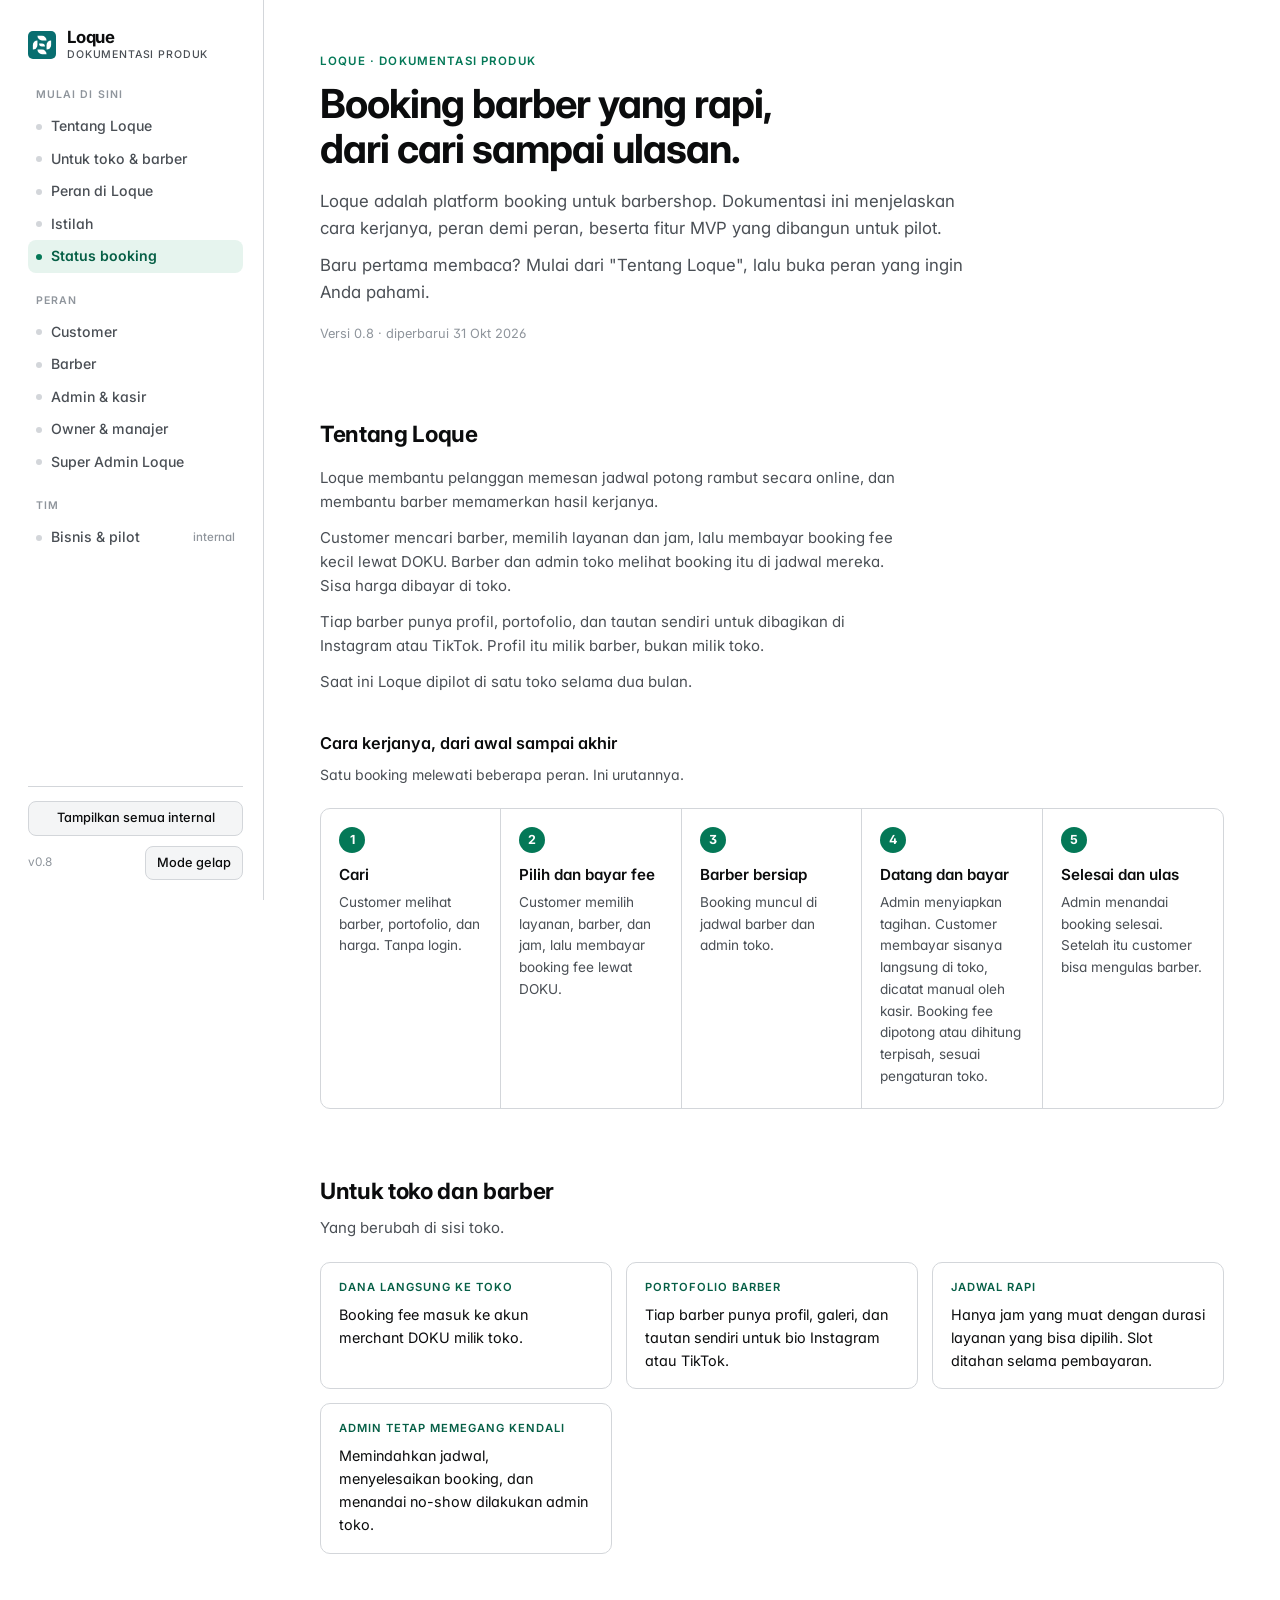
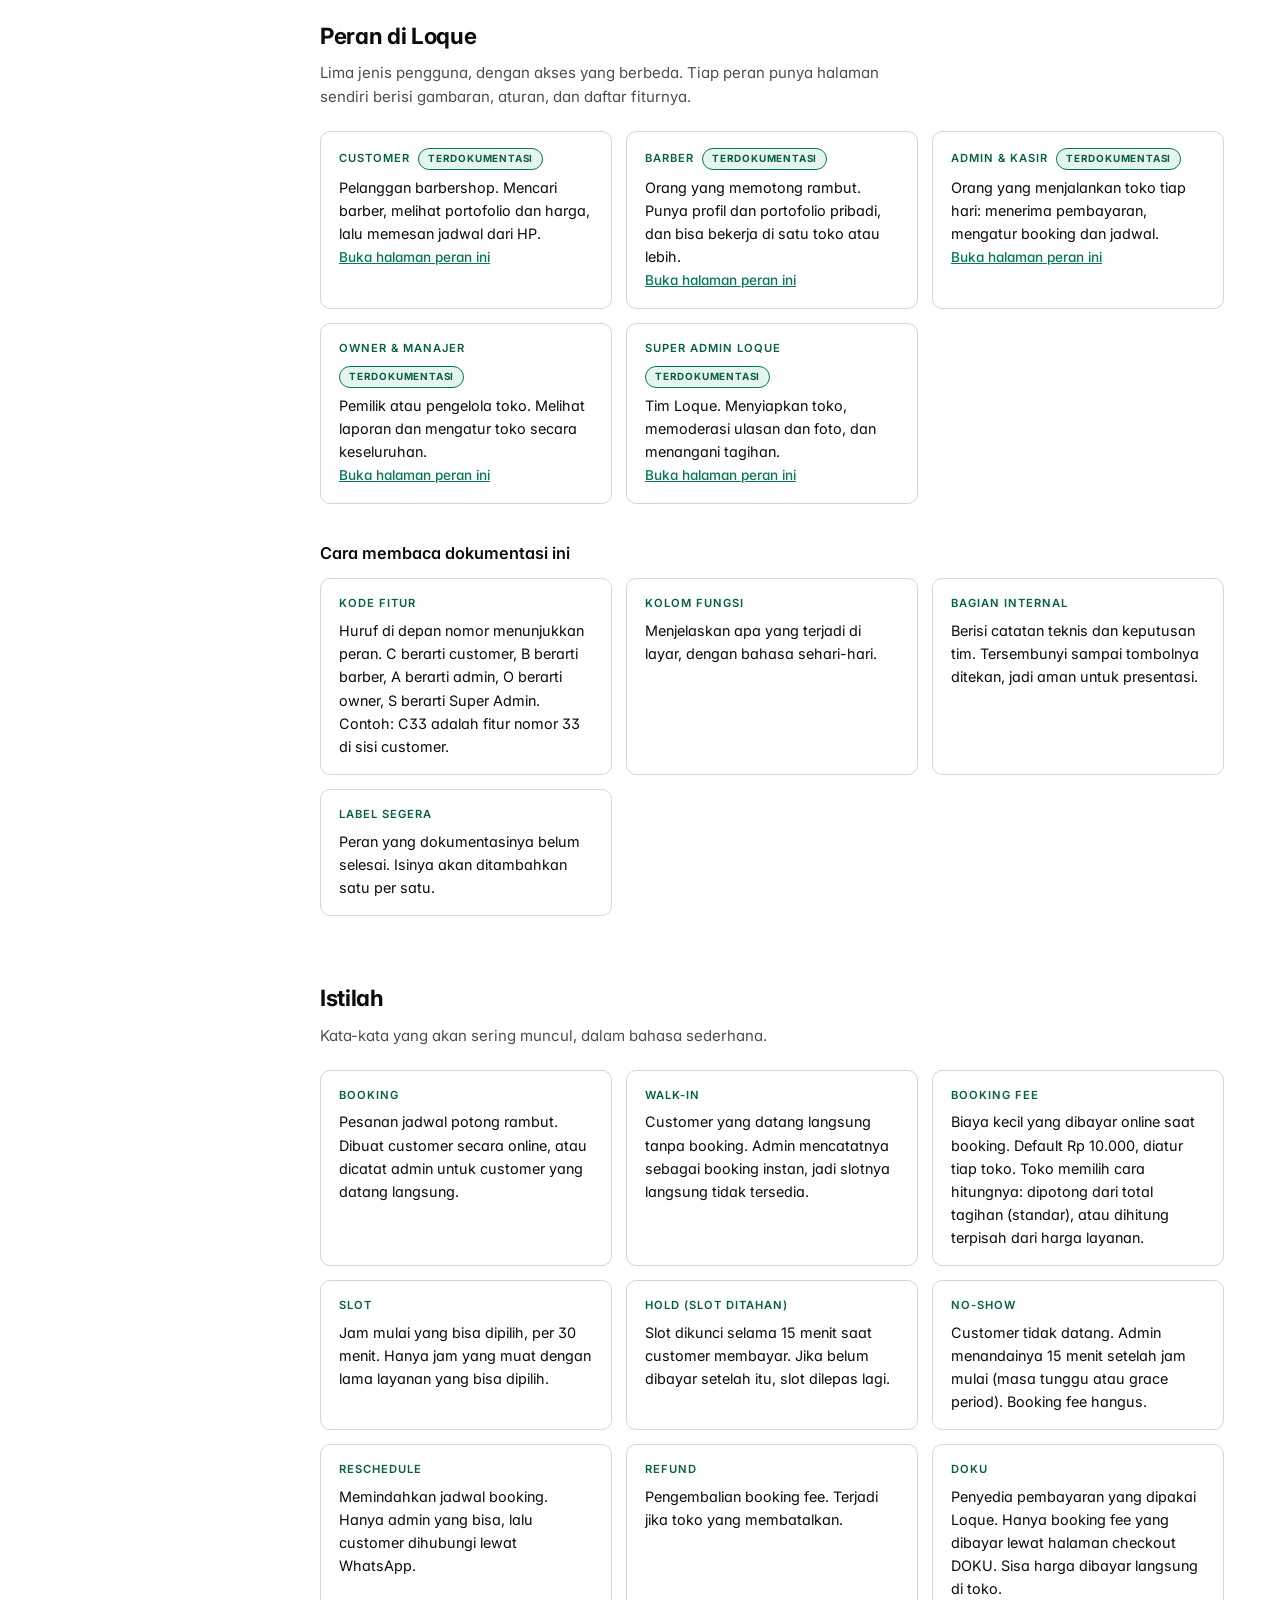
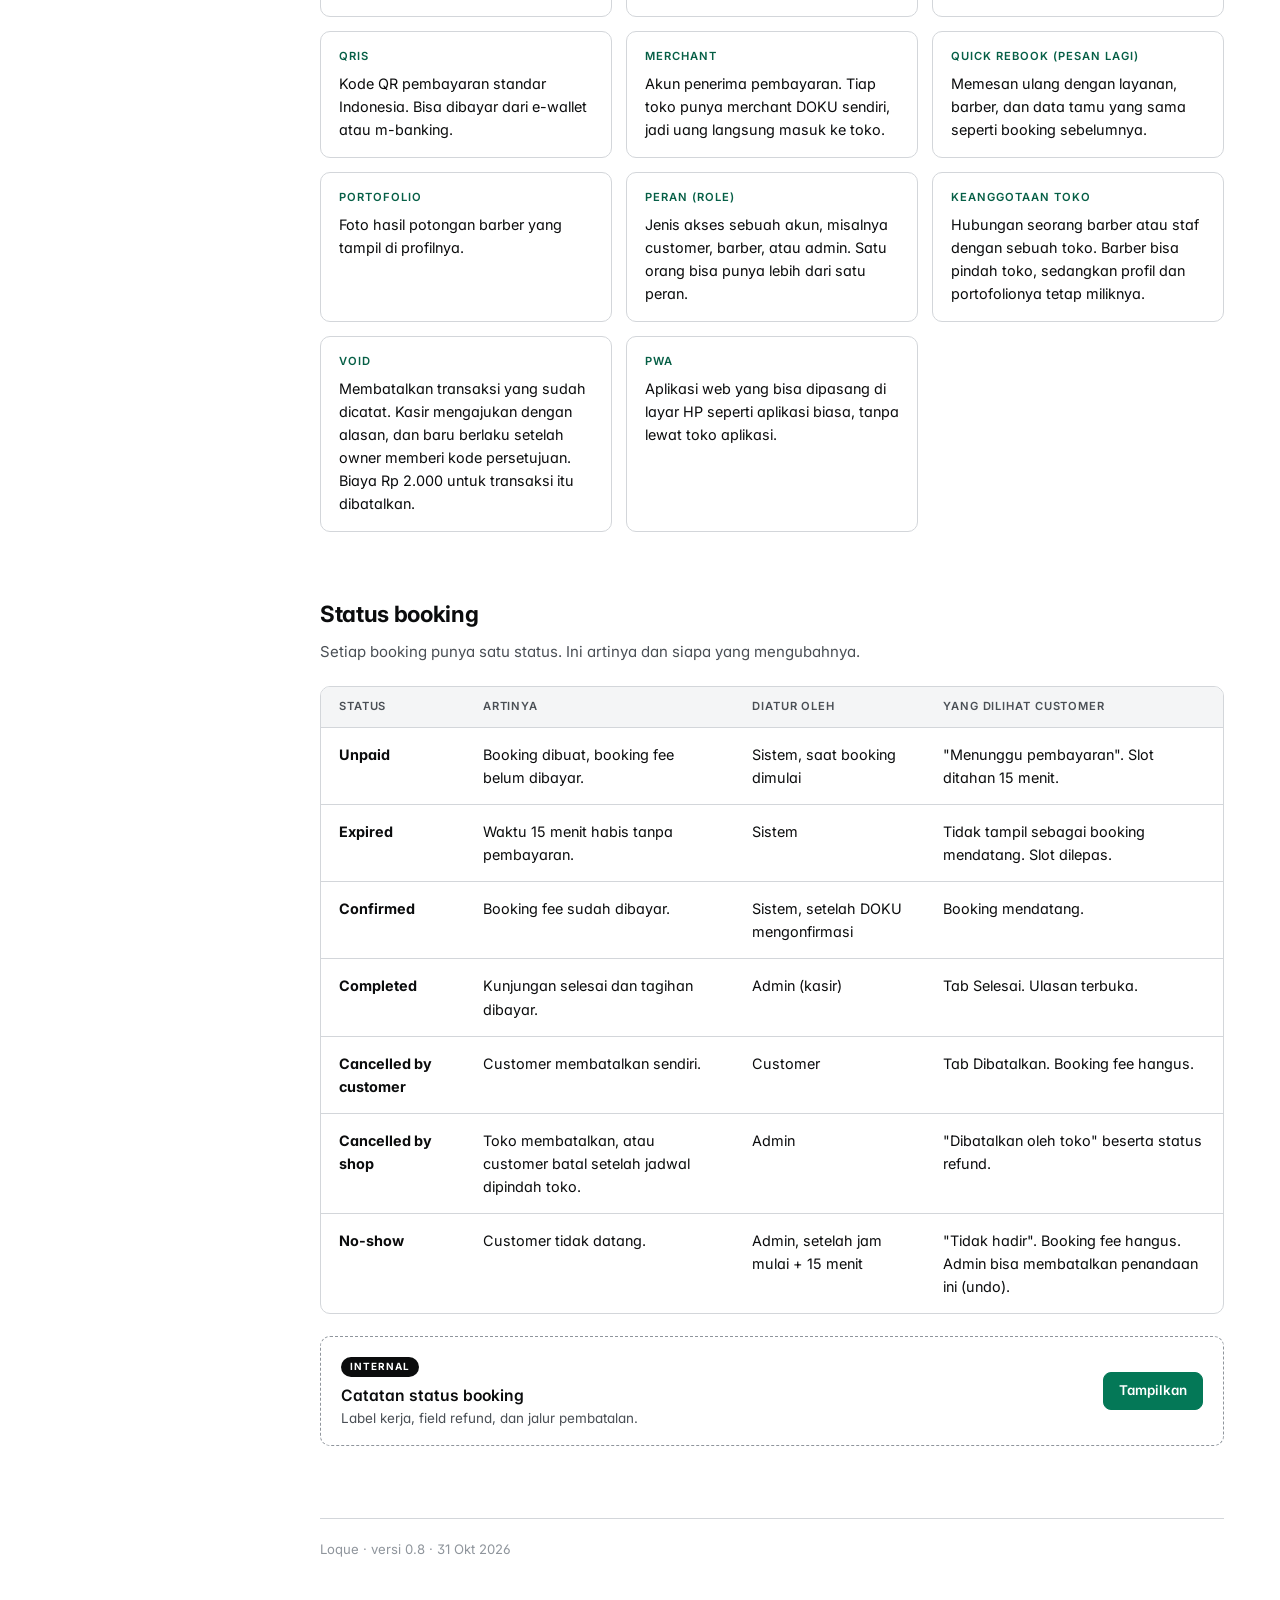
<file: index.html>
<!doctype html>
<html lang="id" data-root="" data-page="home">
<head>
<link rel="icon" type="image/svg+xml" href="favicon.svg">
<meta charset="utf-8">
<meta name="viewport" content="width=device-width, initial-scale=1">
<title>Dokumentasi Produk Loque</title>
<meta name="description" content="Dokumentasi produk Loque: platform booking barbershop, peran demi peran.">
<link rel="preconnect" href="https://fonts.googleapis.com">
<link rel="preconnect" href="https://fonts.gstatic.com" crossorigin>
<link href="https://fonts.googleapis.com/css2?family=Inter:wght@400;500;600;700&display=swap" rel="stylesheet">
<link rel="stylesheet" href="assets/css/style.css">
<script src="assets/js/core.js"></script>
</head>
<body>
<div id="app"></div>
<noscript><p style="padding:24px">Halaman ini membutuhkan JavaScript untuk menampilkan data.</p></noscript>

<script src="assets/data/site.js"></script>
<script src="assets/js/render-home.js"></script>
</body>
</html>
</file>
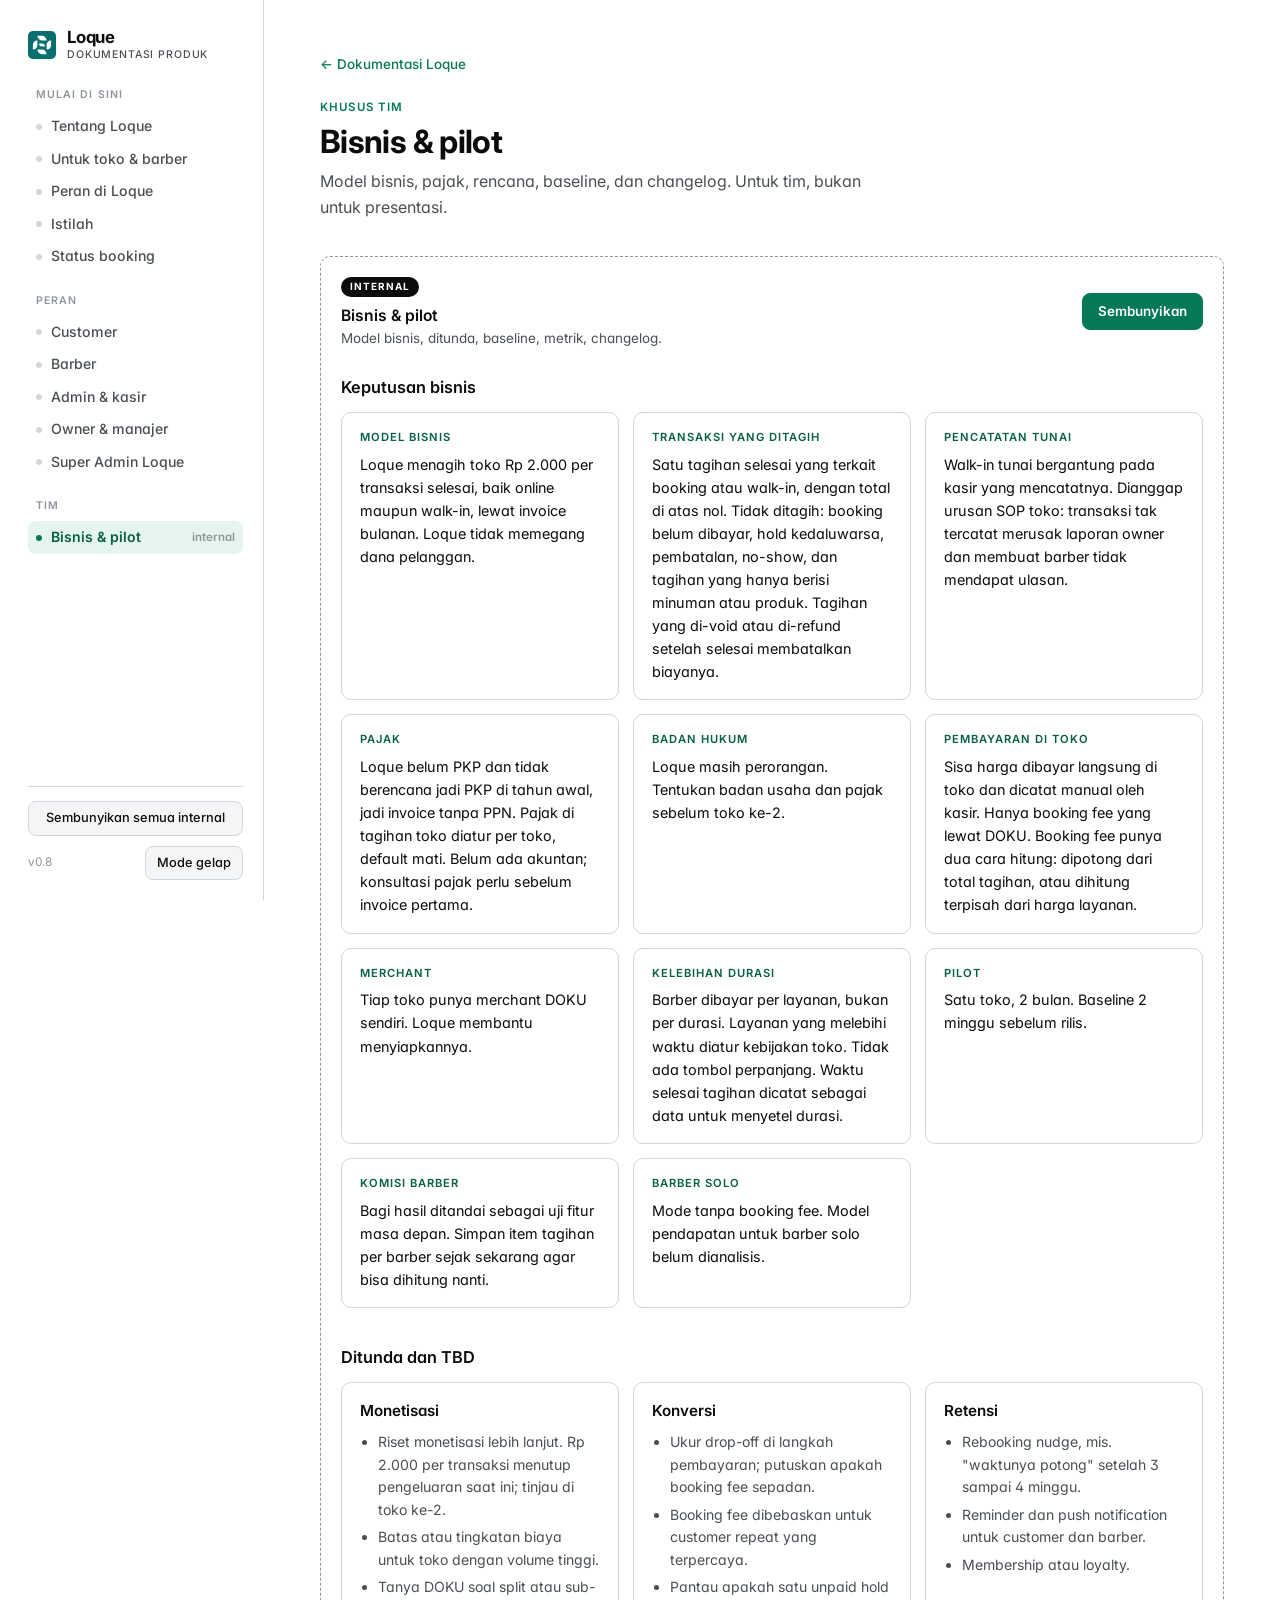
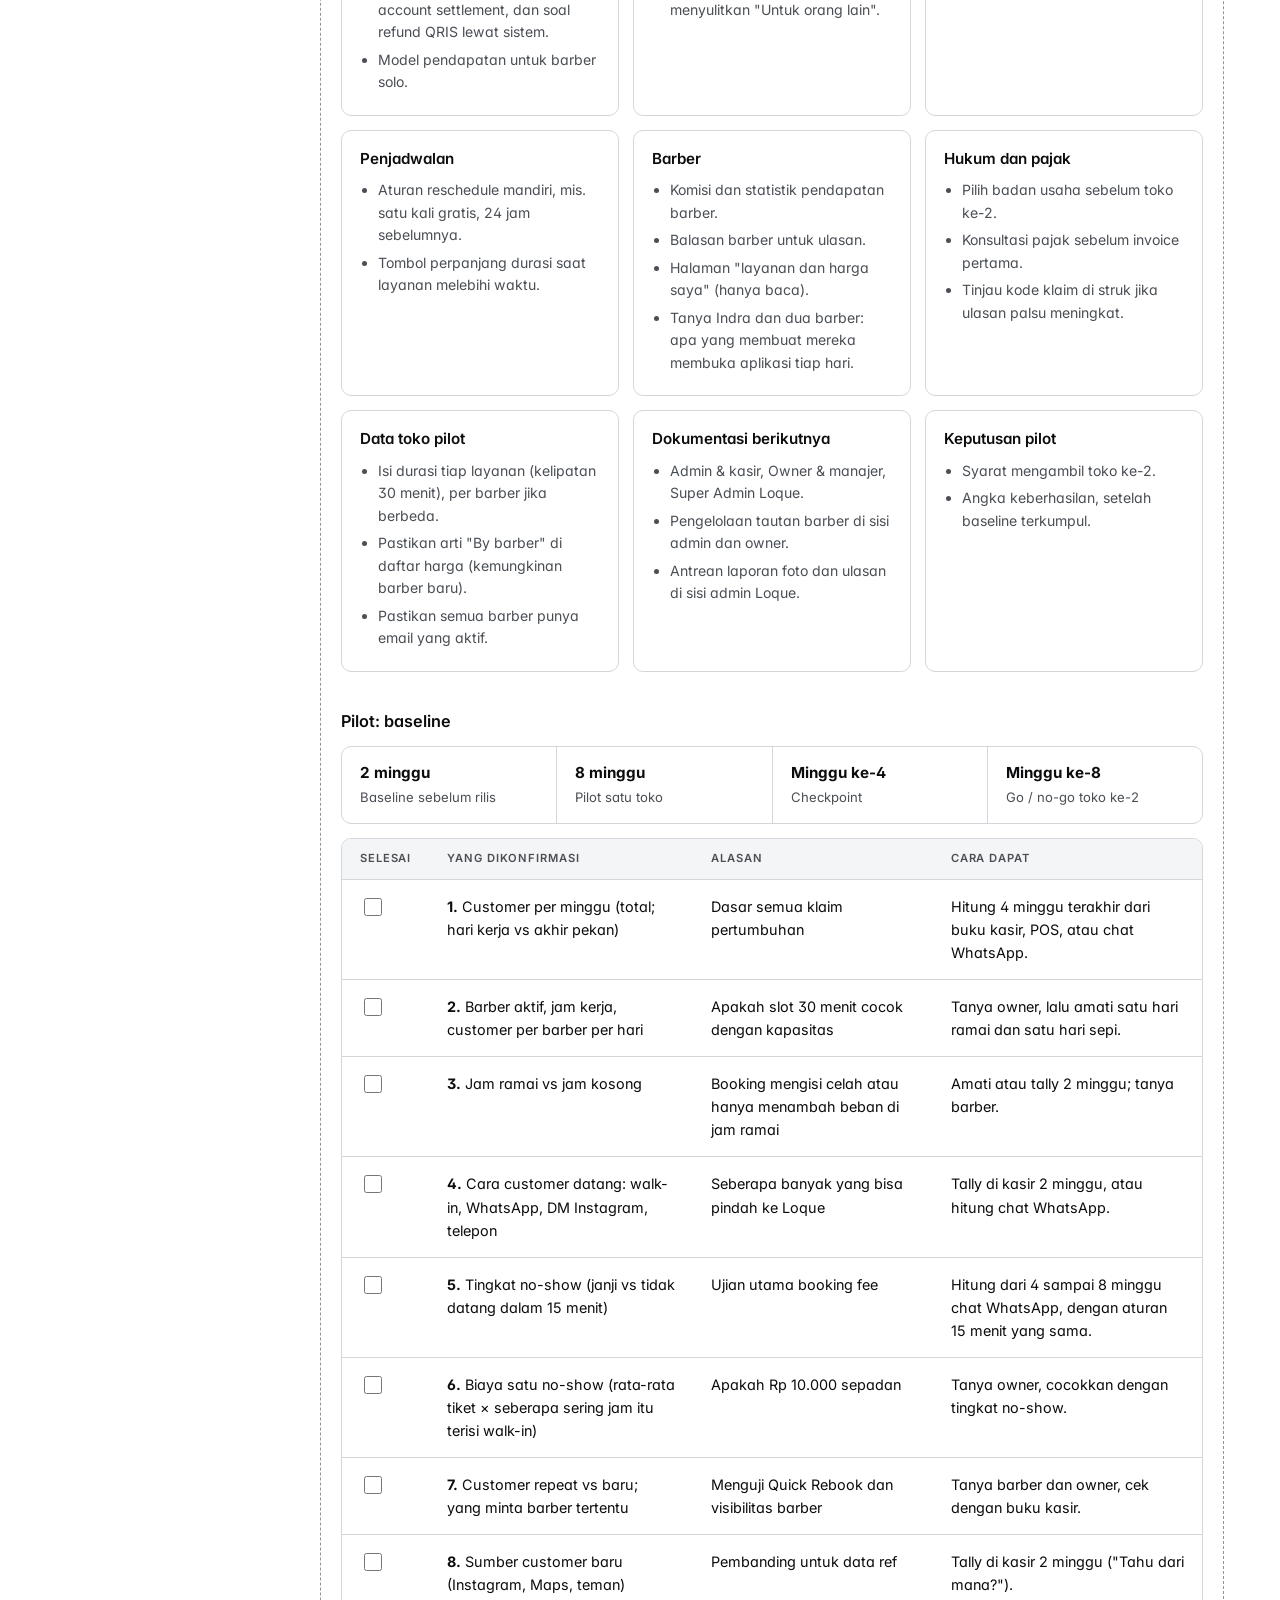
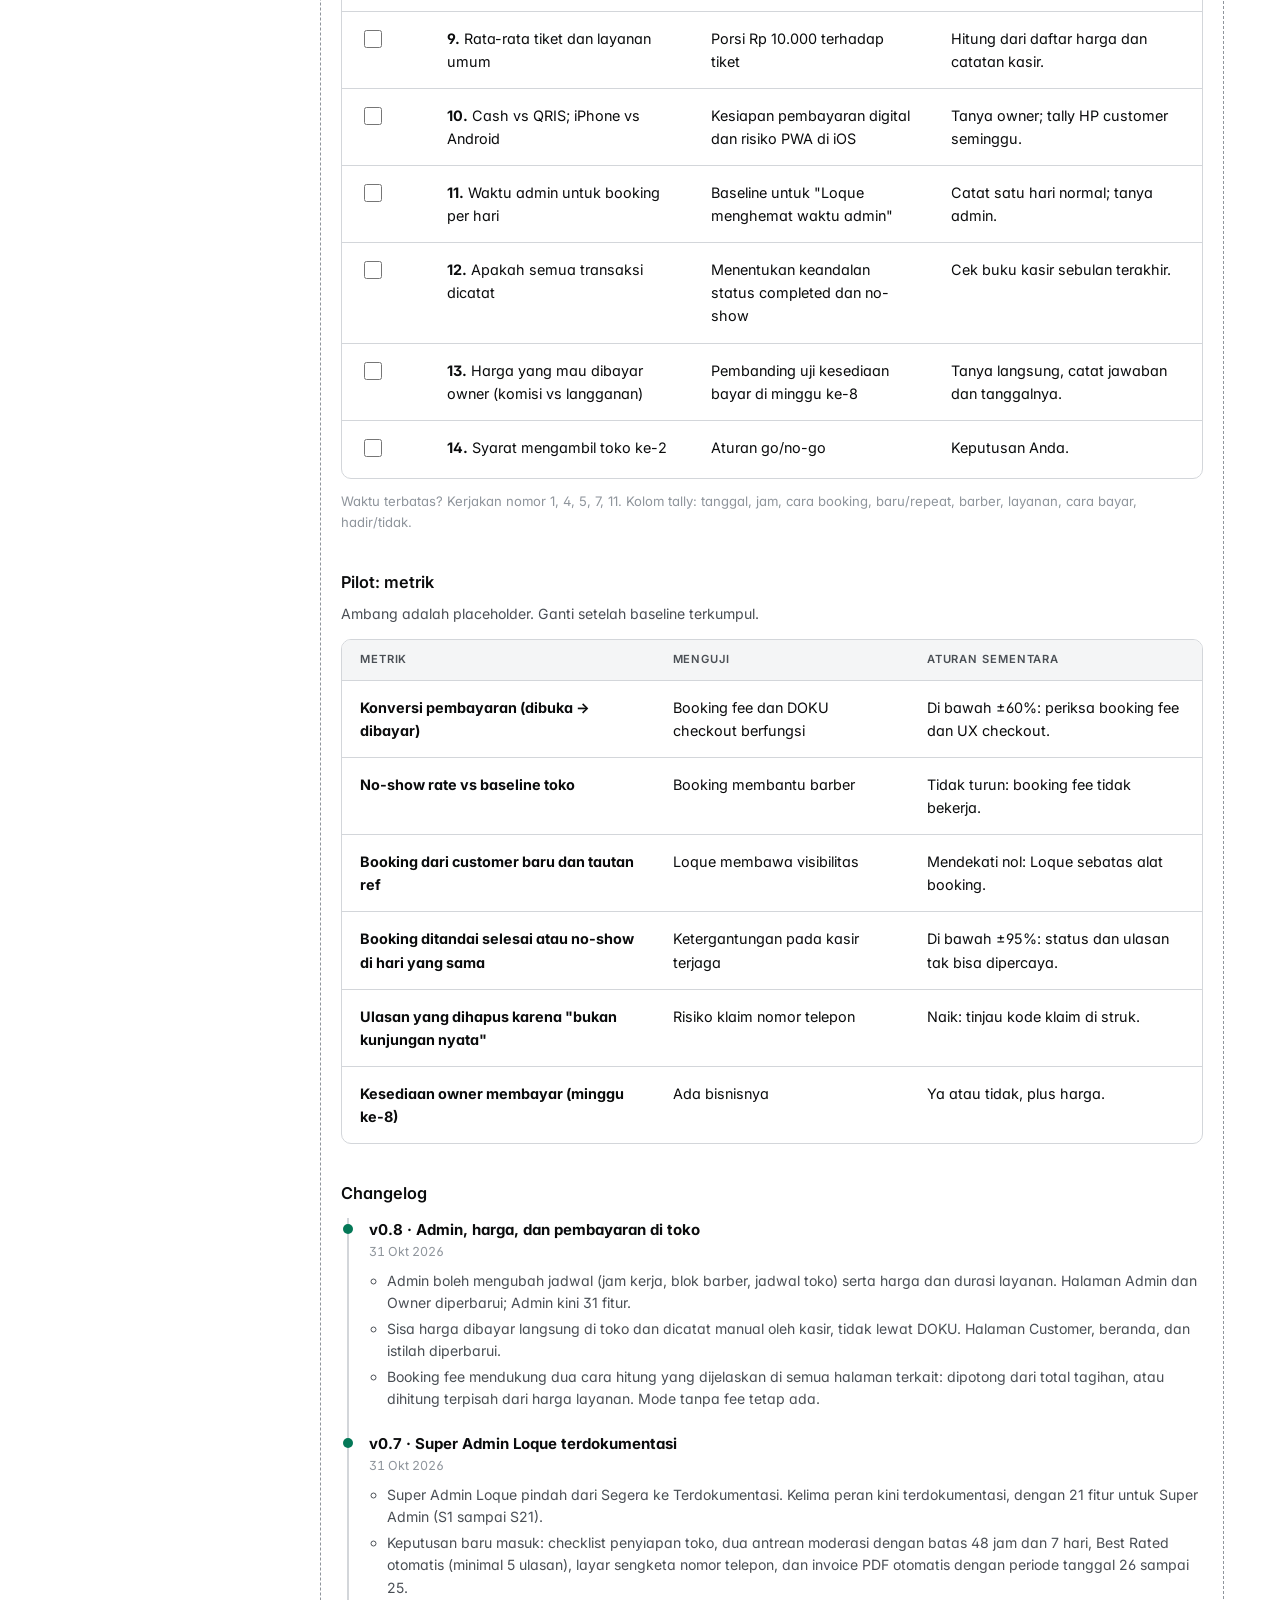
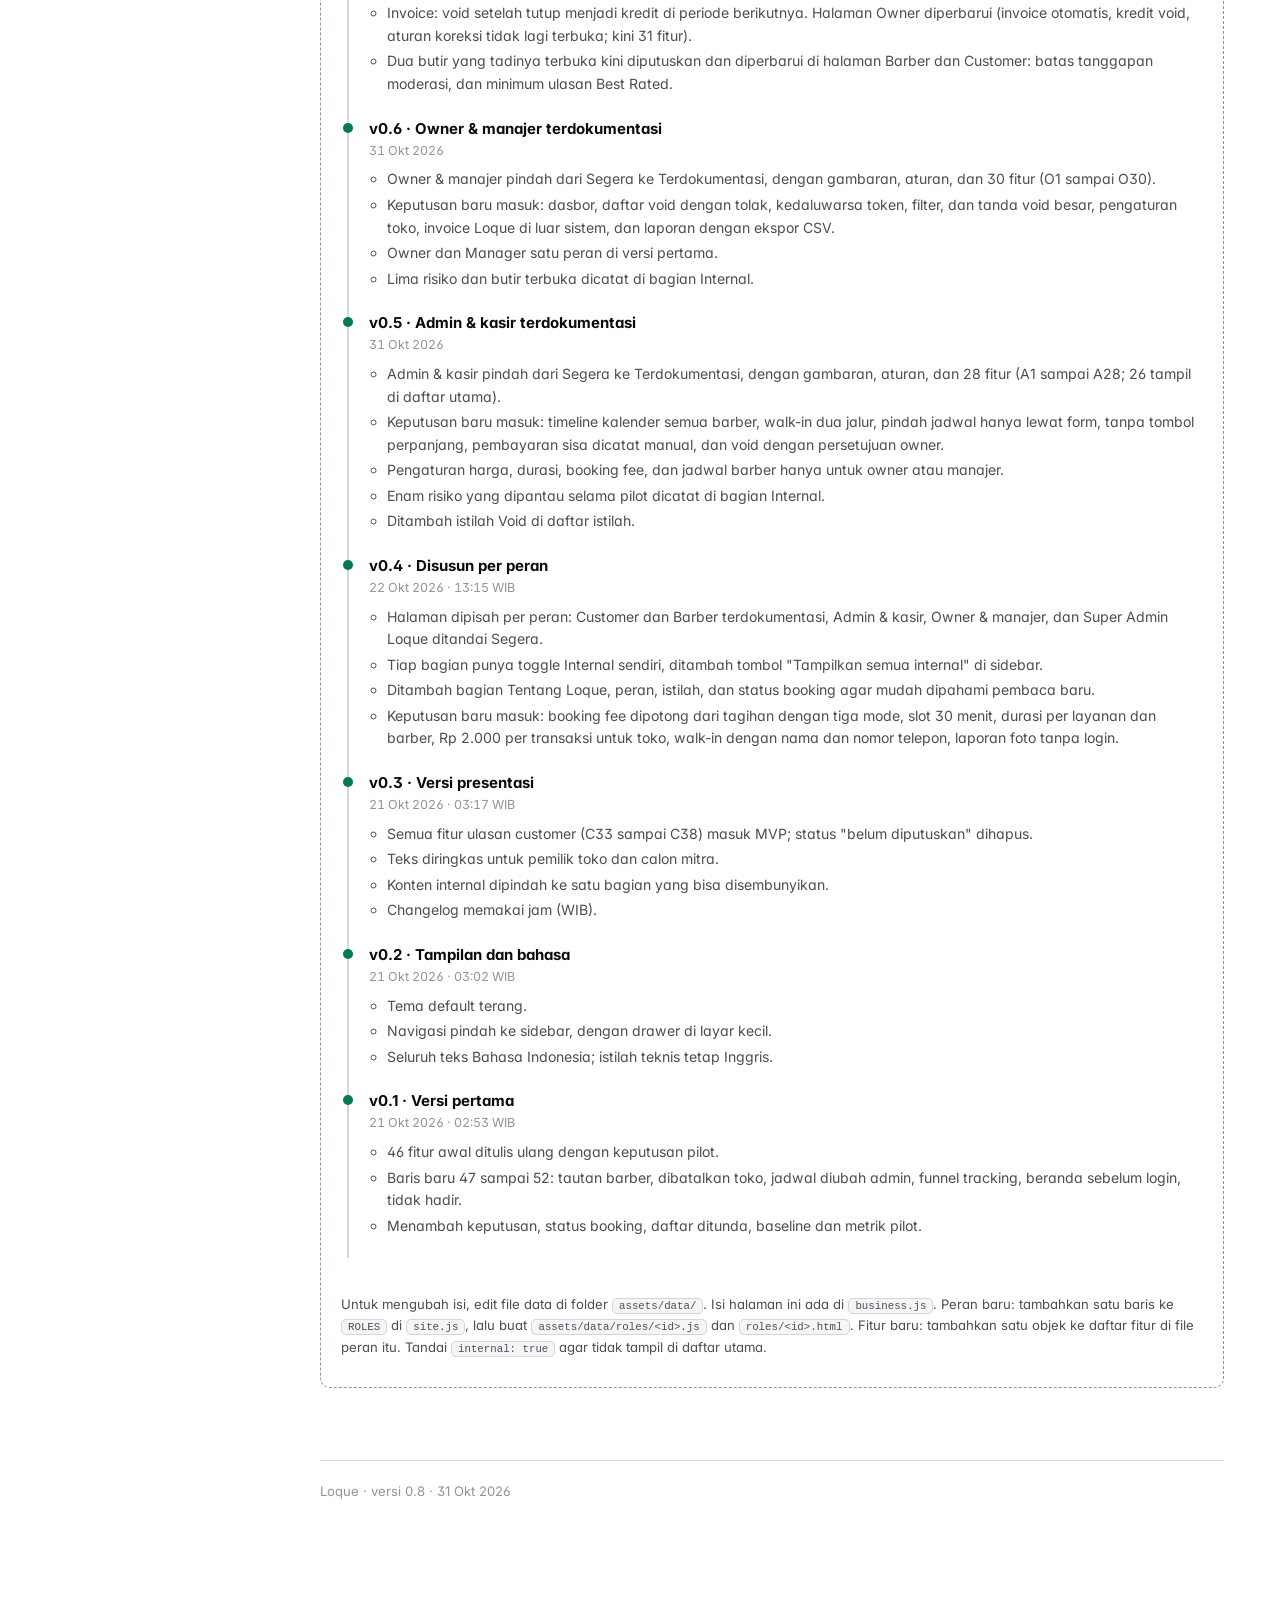
<file: bisnis.html>
<!doctype html>
<html lang="id" data-root="" data-page="business">
<head>
<link rel="icon" type="image/svg+xml" href="favicon.svg">
<meta charset="utf-8">
<meta name="viewport" content="width=device-width, initial-scale=1">
<title>Bisnis &amp; pilot · Dokumentasi Produk Loque</title>
<meta name="description" content="Model bisnis, rencana pilot, baseline, dan changelog Loque. Khusus tim.">
<link rel="preconnect" href="https://fonts.googleapis.com">
<link rel="preconnect" href="https://fonts.gstatic.com" crossorigin>
<link href="https://fonts.googleapis.com/css2?family=Inter:wght@400;500;600;700&display=swap" rel="stylesheet">
<link rel="stylesheet" href="assets/css/style.css">
<script src="assets/js/core.js"></script>
</head>
<body>
<div id="app"></div>
<noscript><p style="padding:24px">Halaman ini membutuhkan JavaScript untuk menampilkan data.</p></noscript>

<script src="assets/data/site.js"></script>
<script src="assets/data/business.js"></script>
<script src="assets/js/render-business.js"></script>
</body>
</html>
</file>
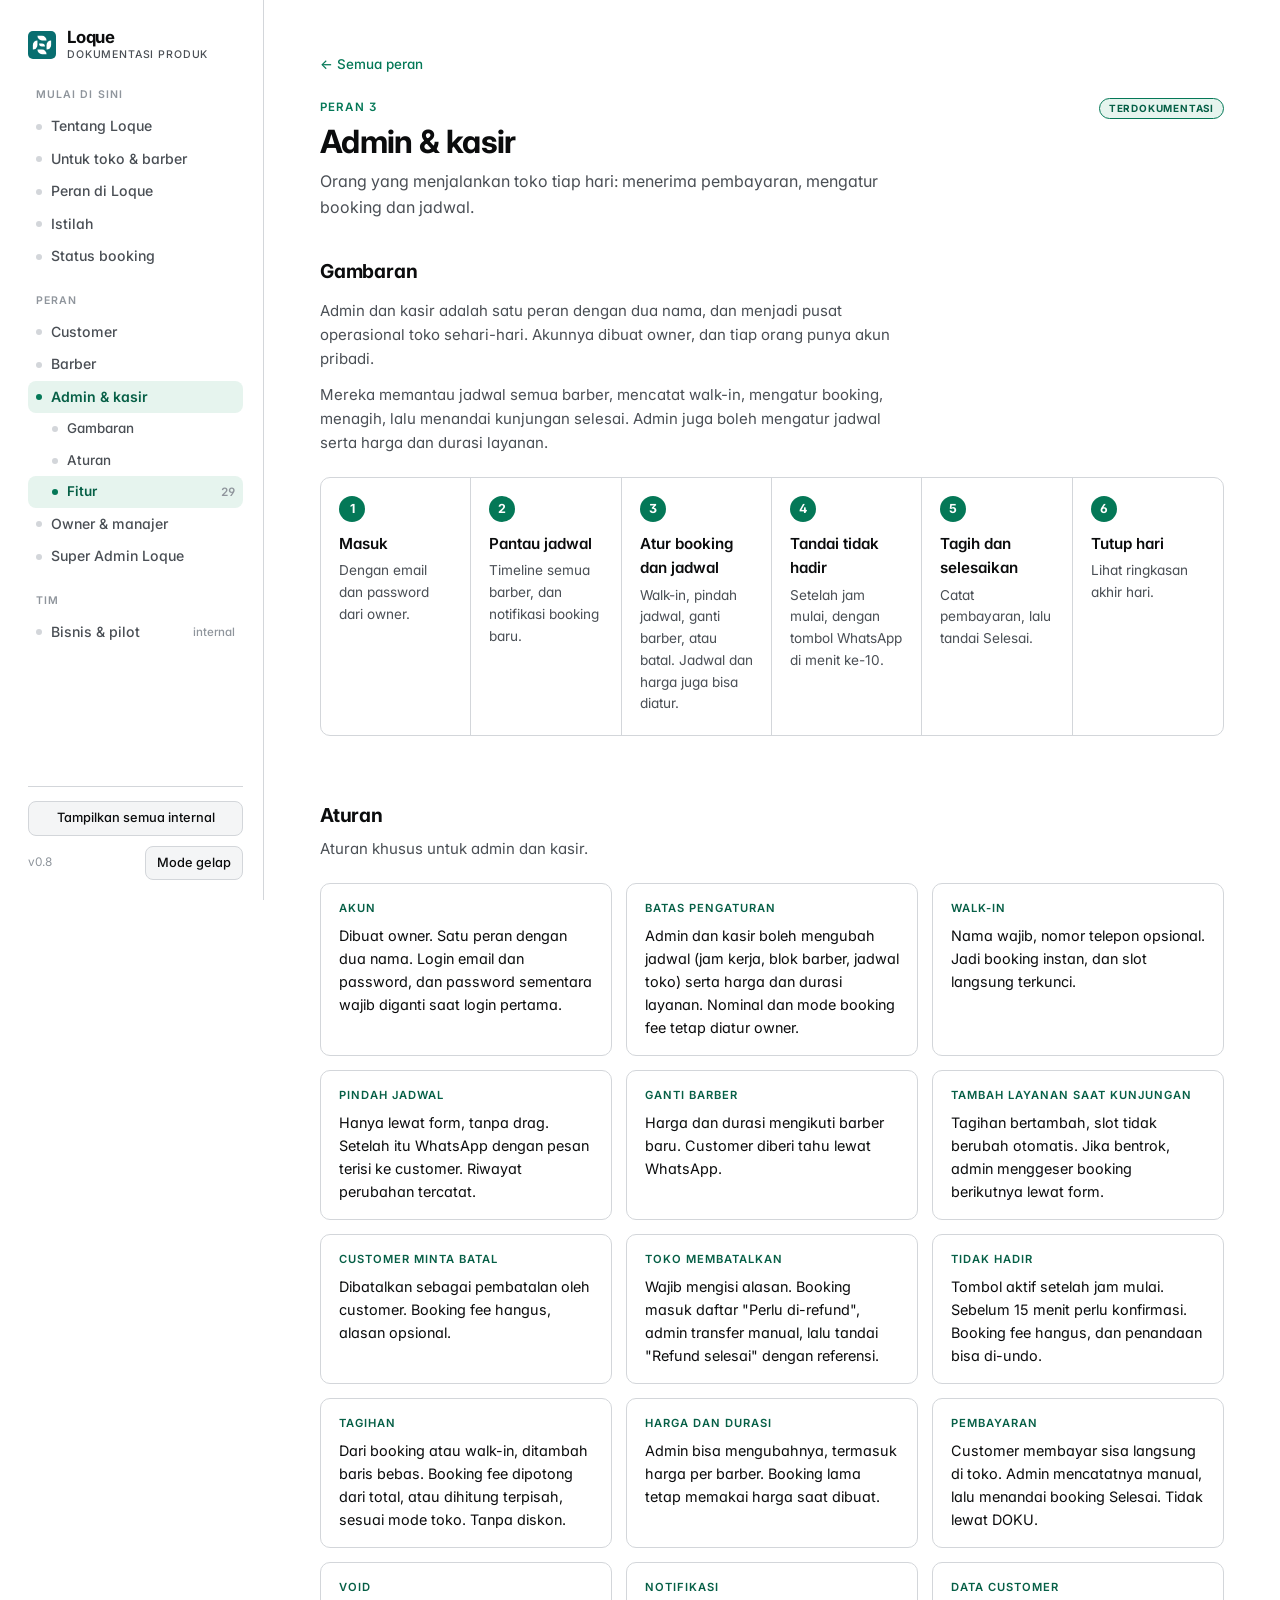
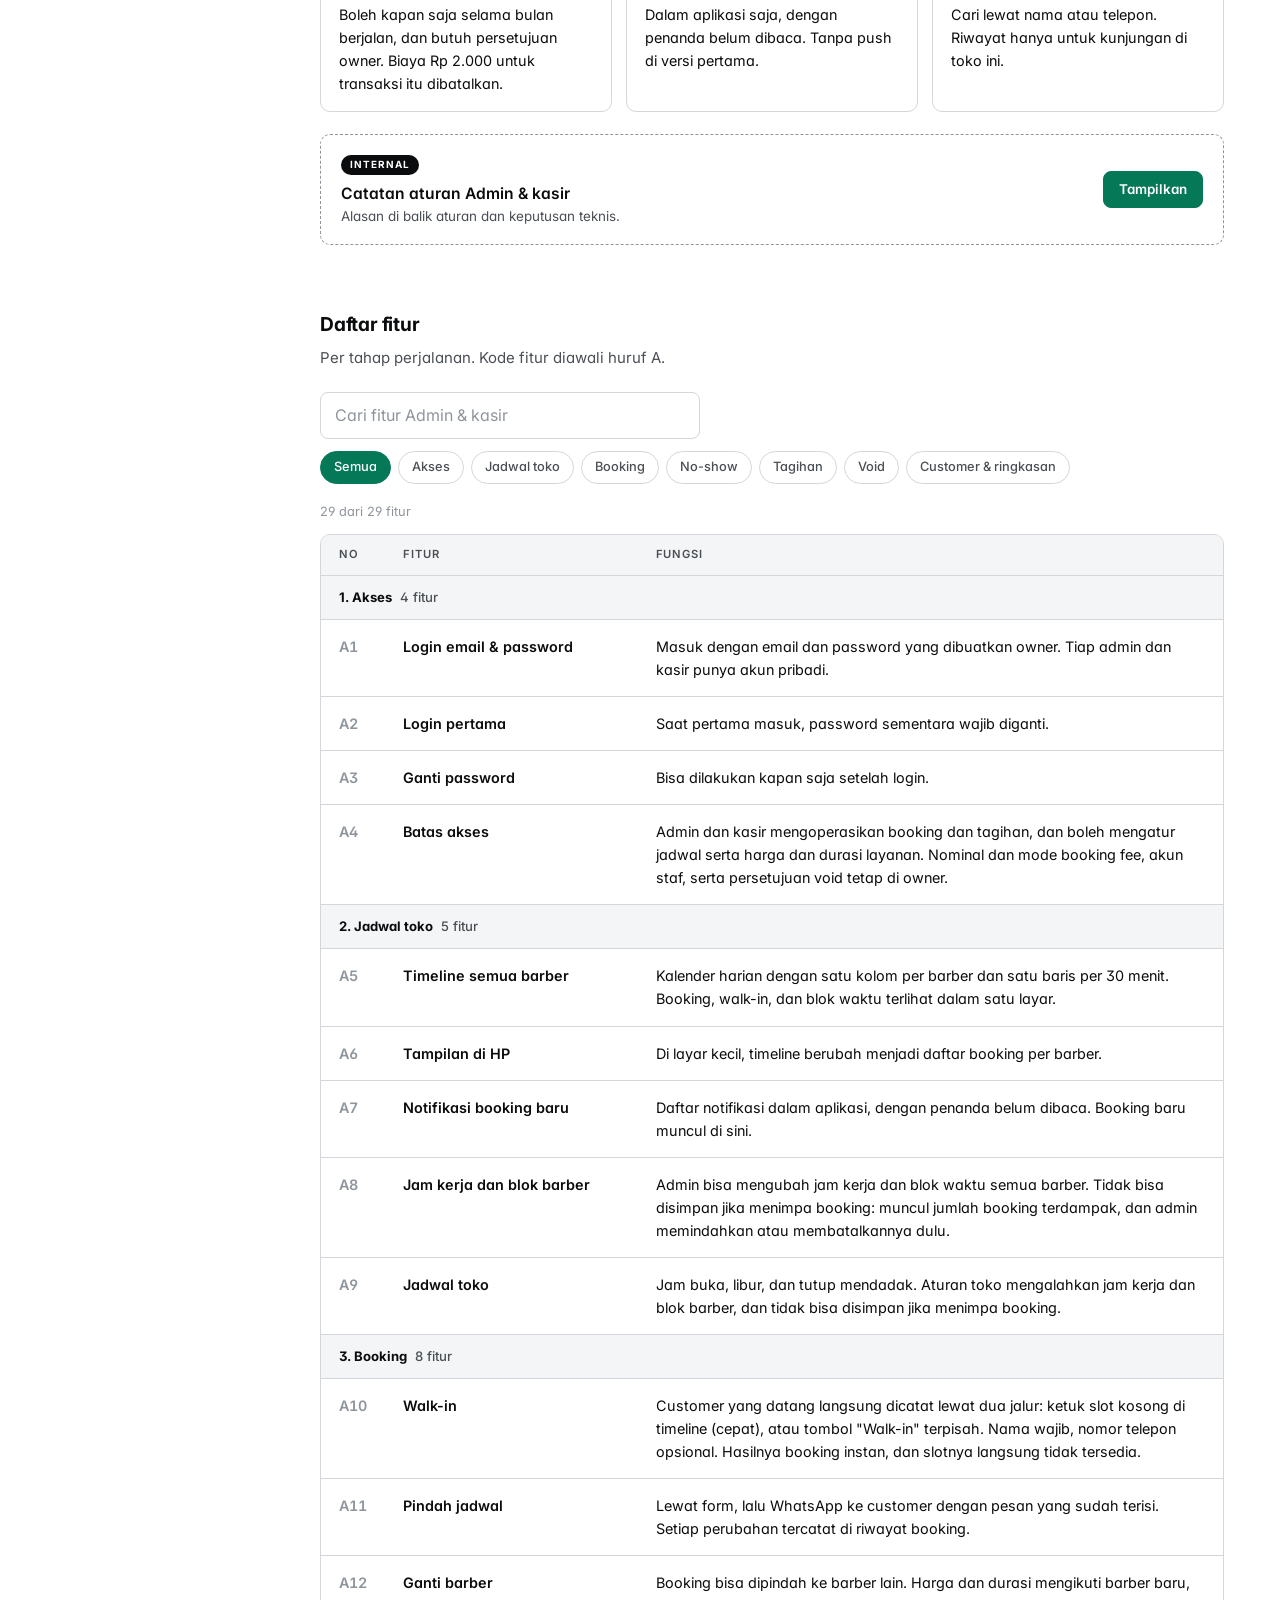
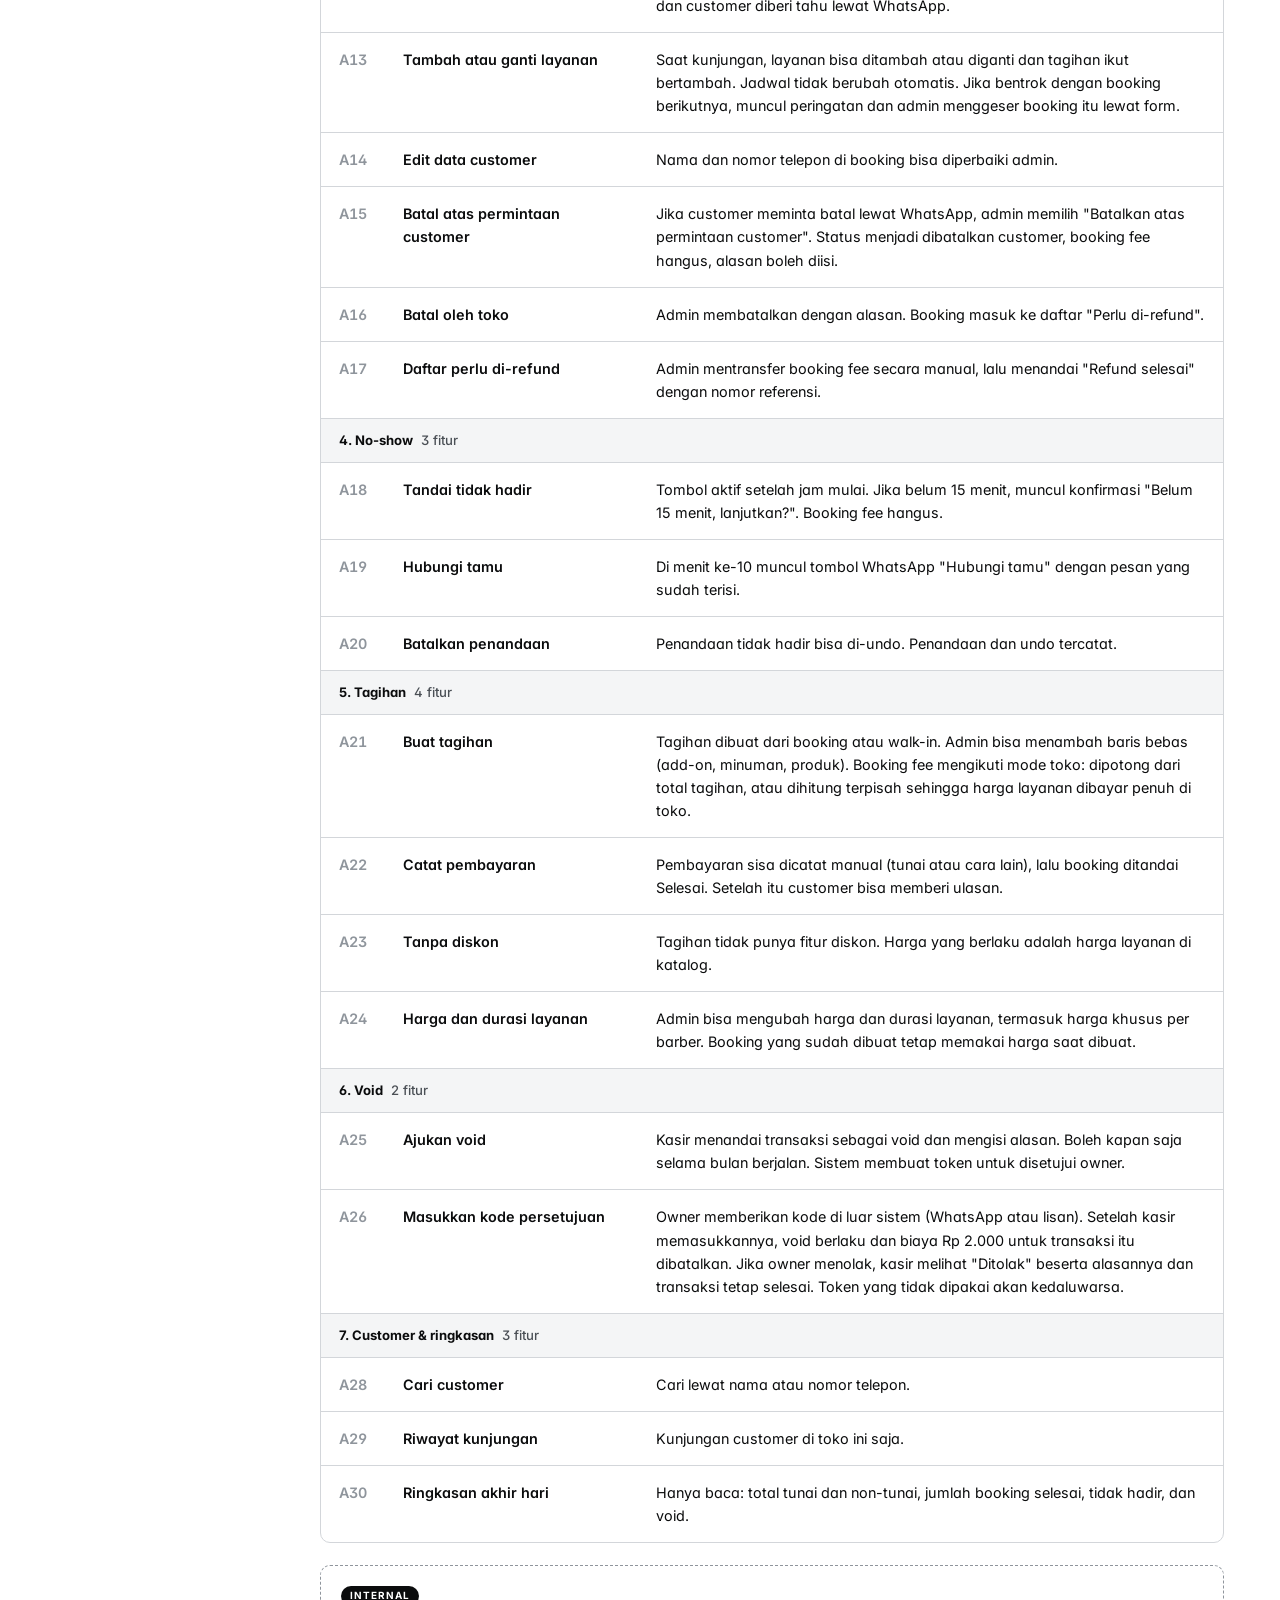
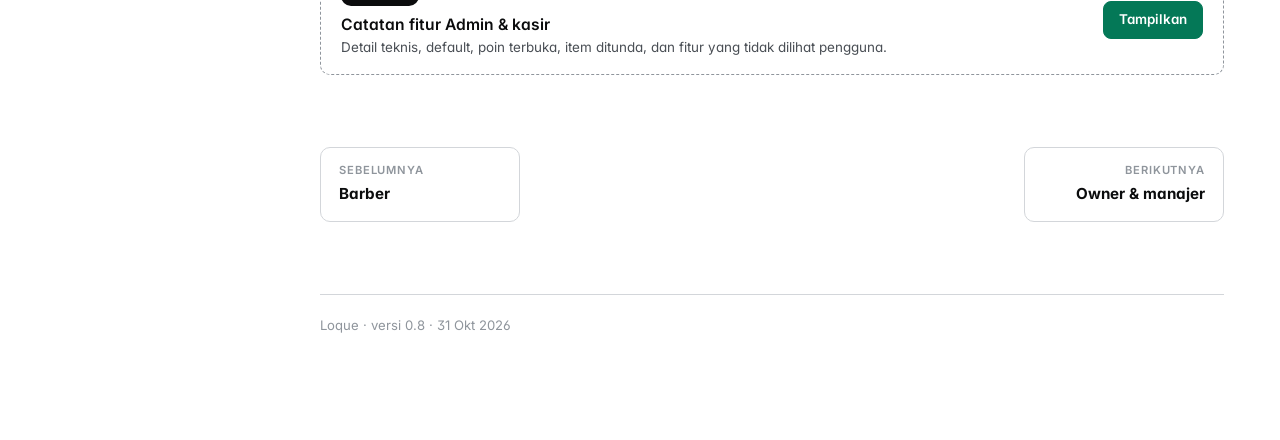
<file: roles/admin.html>
<!doctype html>
<html lang="id" data-root="../" data-page="role" data-role="admin">
<head>
<link rel="icon" type="image/svg+xml" href="../favicon.svg">
<meta charset="utf-8">
<meta name="viewport" content="width=device-width, initial-scale=1">
<title>Admin &amp; kasir · Dokumentasi Produk Loque</title>
<meta name="description" content="Dokumentasi peran Admin &amp; kasir di Loque.">
<link rel="preconnect" href="https://fonts.googleapis.com">
<link rel="preconnect" href="https://fonts.gstatic.com" crossorigin>
<link href="https://fonts.googleapis.com/css2?family=Inter:wght@400;500;600;700&display=swap" rel="stylesheet">
<link rel="stylesheet" href="../assets/css/style.css">
<script src="../assets/js/core.js"></script>
</head>
<body>
<div id="app"></div>
<noscript><p style="padding:24px">Halaman ini membutuhkan JavaScript untuk menampilkan data.</p></noscript>

<script src="../assets/data/site.js"></script>
<script src="../assets/data/roles/admin.js"></script>
<script src="../assets/js/render-role.js"></script>
</body>
</html>
</file>
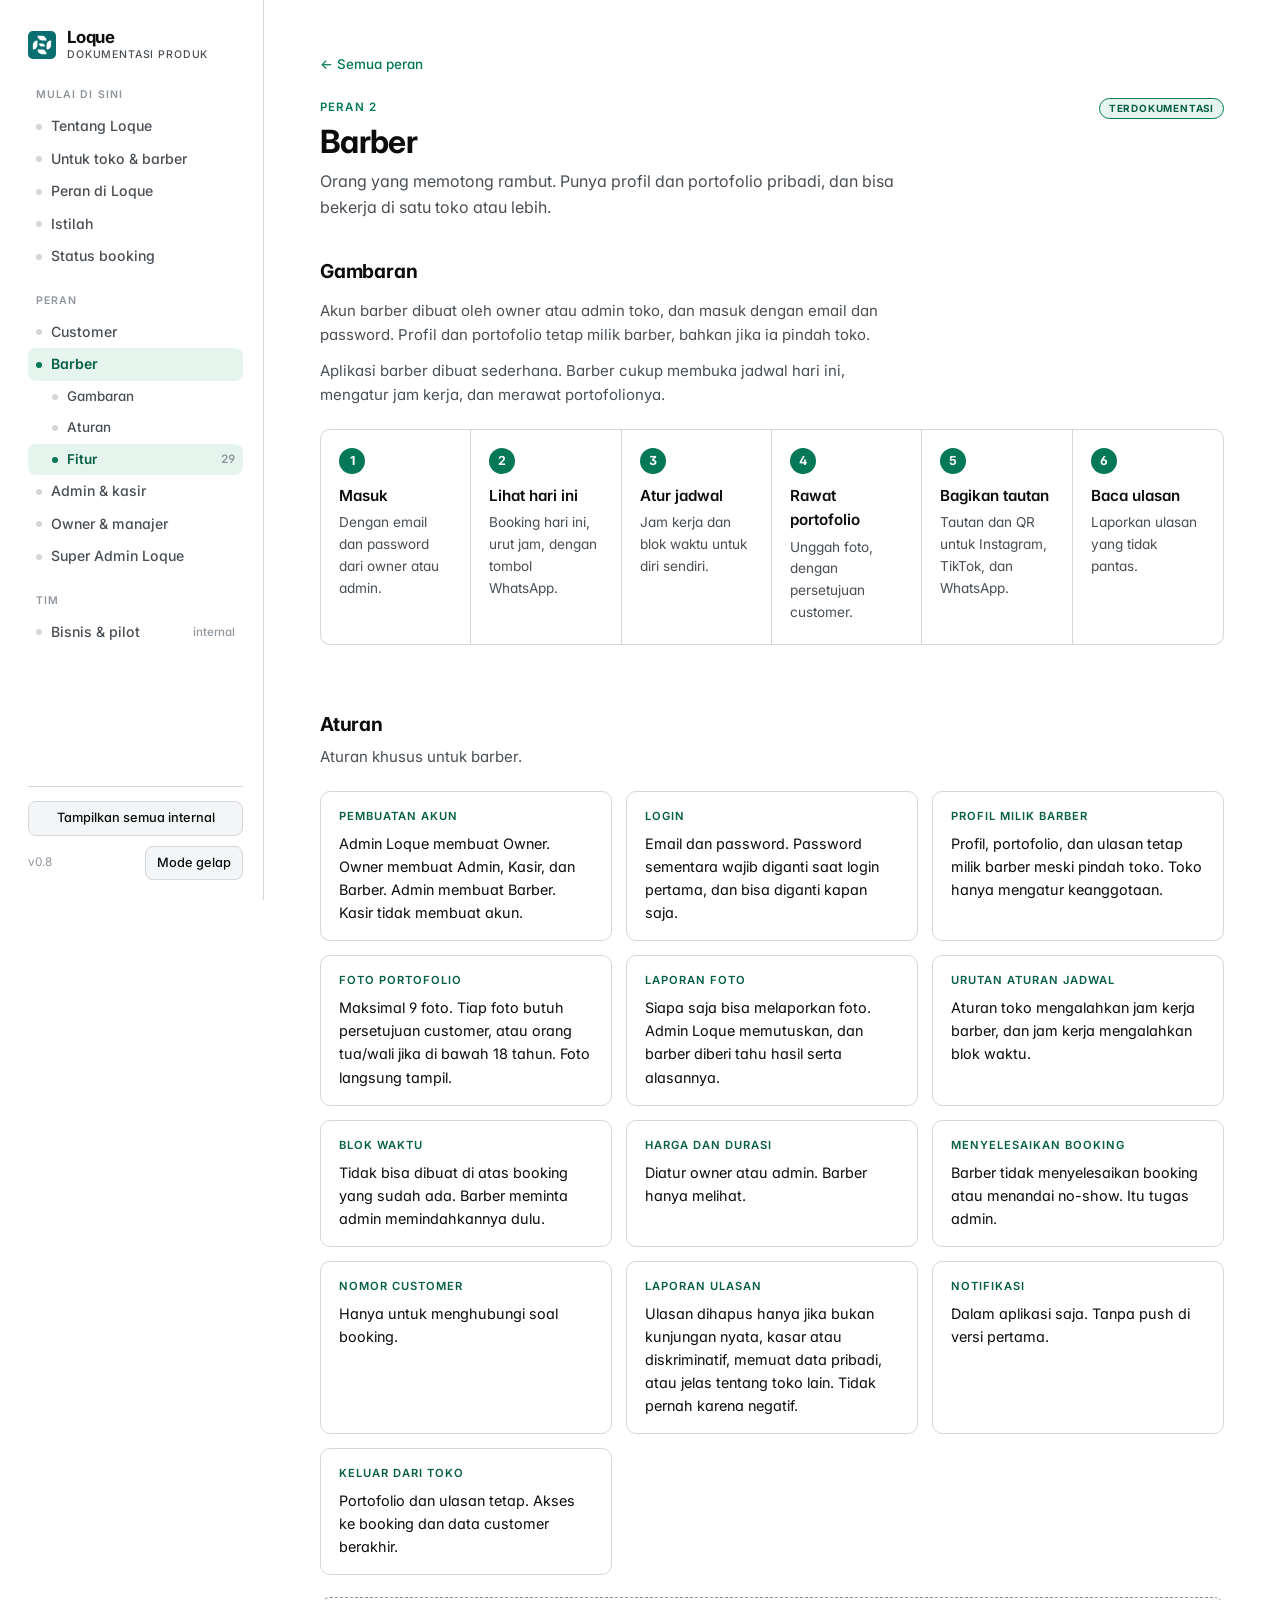
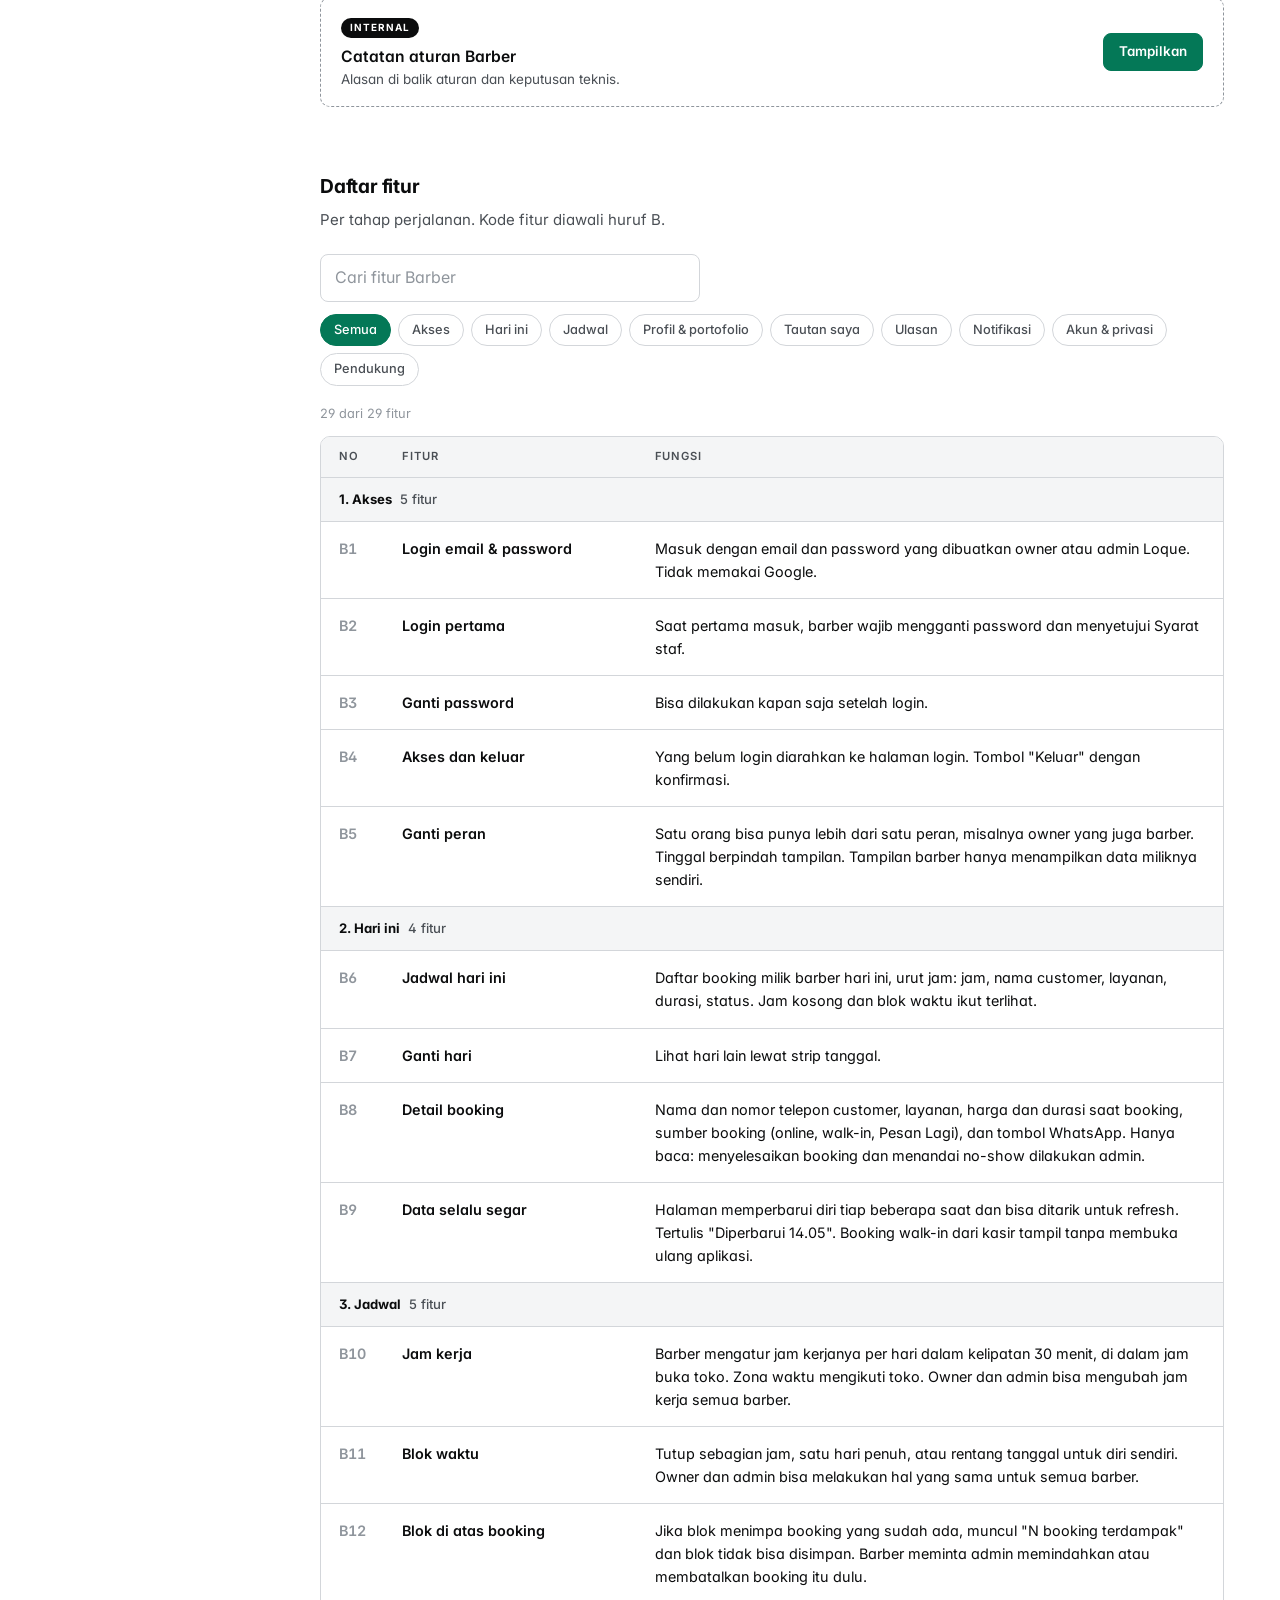
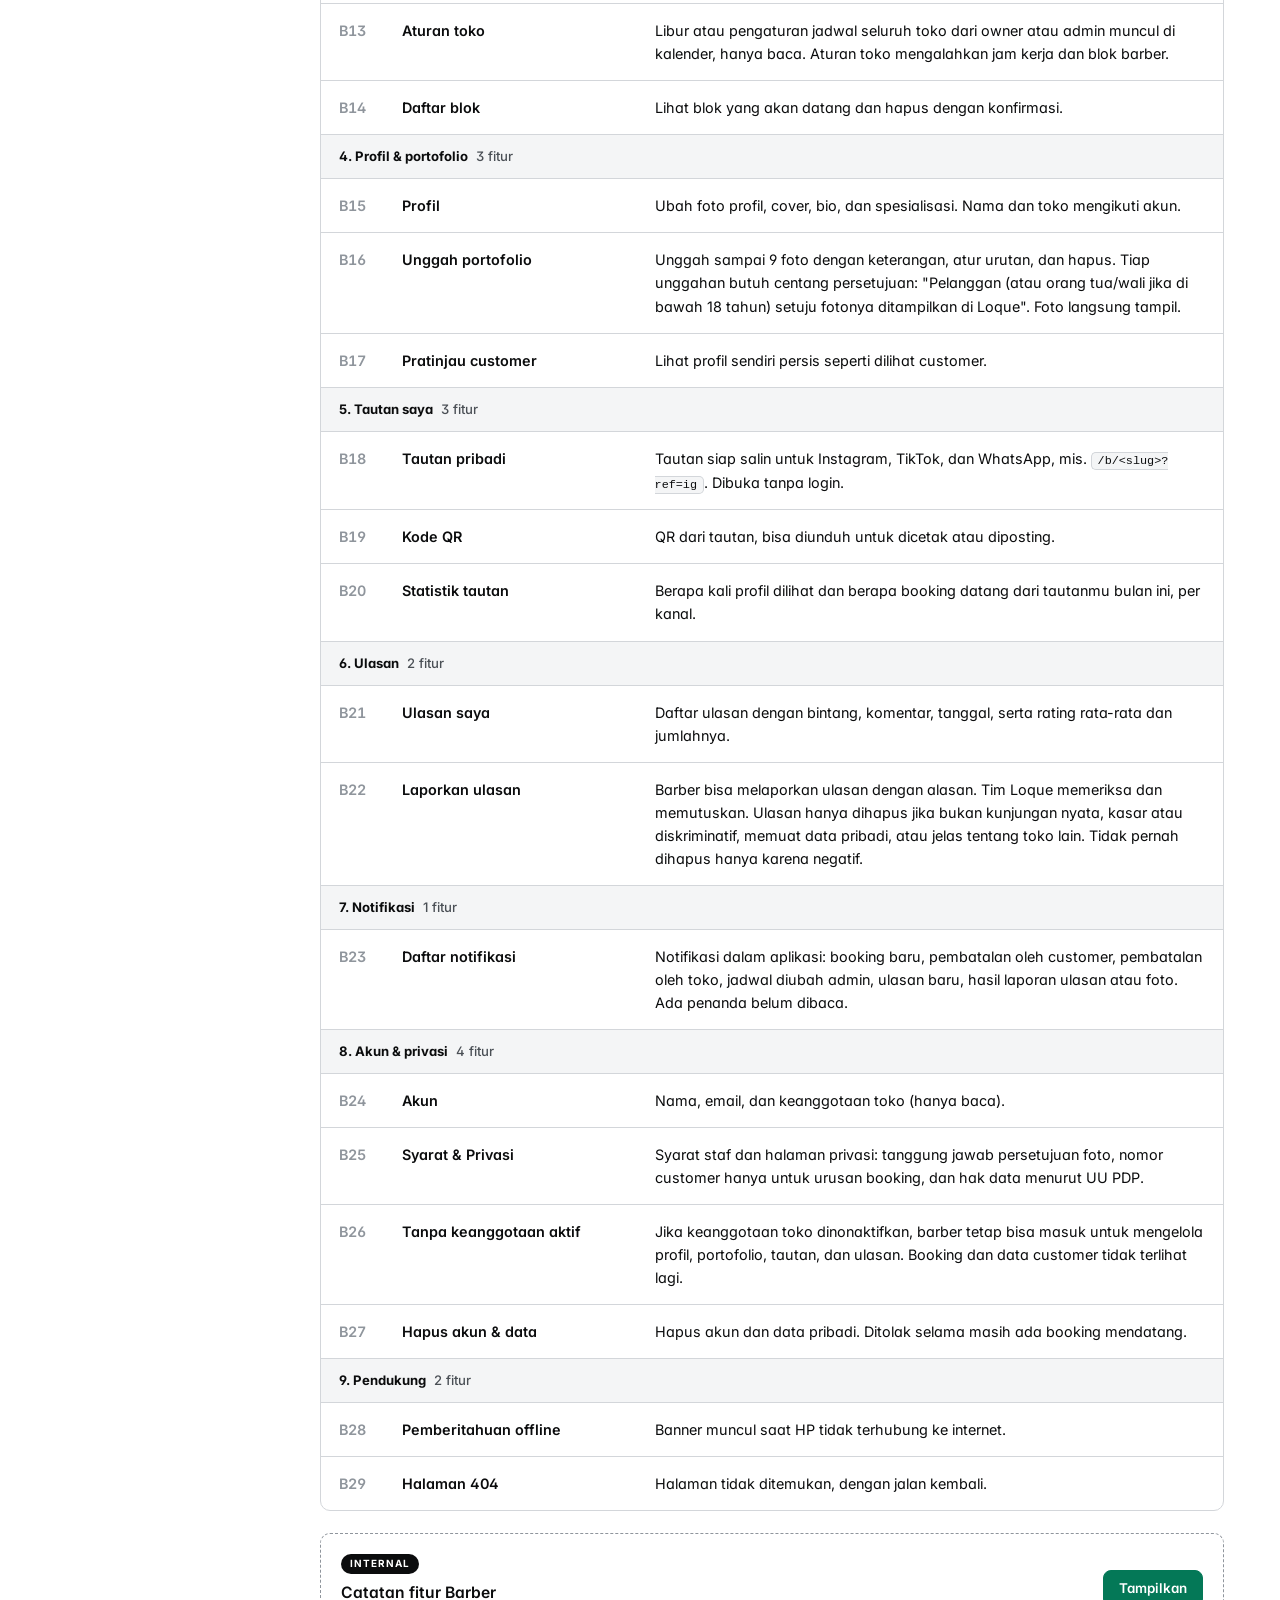
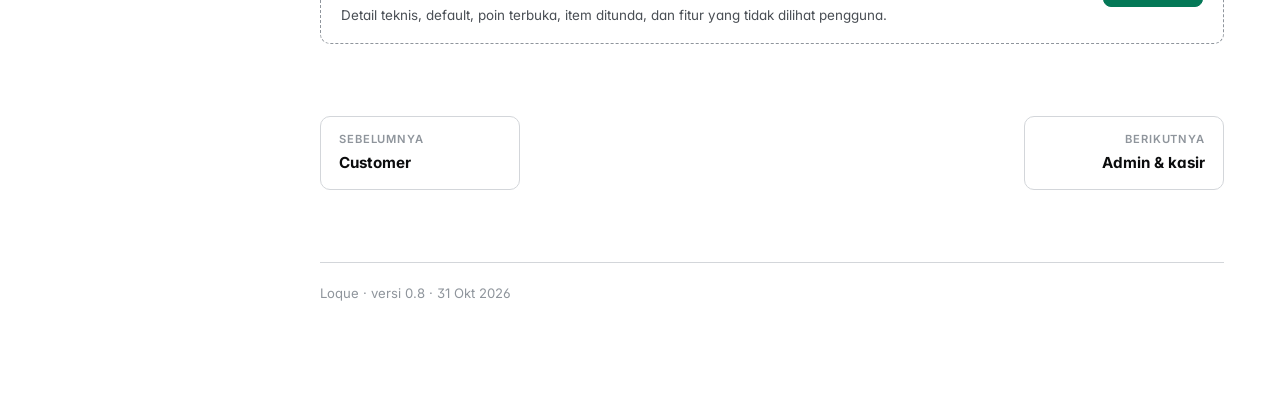
<file: roles/barber.html>
<!doctype html>
<html lang="id" data-root="../" data-page="role" data-role="barber">
<head>
<link rel="icon" type="image/svg+xml" href="../favicon.svg">
<meta charset="utf-8">
<meta name="viewport" content="width=device-width, initial-scale=1">
<title>Barber · Dokumentasi Produk Loque</title>
<meta name="description" content="Dokumentasi peran Barber di Loque.">
<link rel="preconnect" href="https://fonts.googleapis.com">
<link rel="preconnect" href="https://fonts.gstatic.com" crossorigin>
<link href="https://fonts.googleapis.com/css2?family=Inter:wght@400;500;600;700&display=swap" rel="stylesheet">
<link rel="stylesheet" href="../assets/css/style.css">
<script src="../assets/js/core.js"></script>
</head>
<body>
<div id="app"></div>
<noscript><p style="padding:24px">Halaman ini membutuhkan JavaScript untuk menampilkan data.</p></noscript>

<script src="../assets/data/site.js"></script>
<script src="../assets/data/roles/barber.js"></script>
<script src="../assets/js/render-role.js"></script>
</body>
</html>
</file>
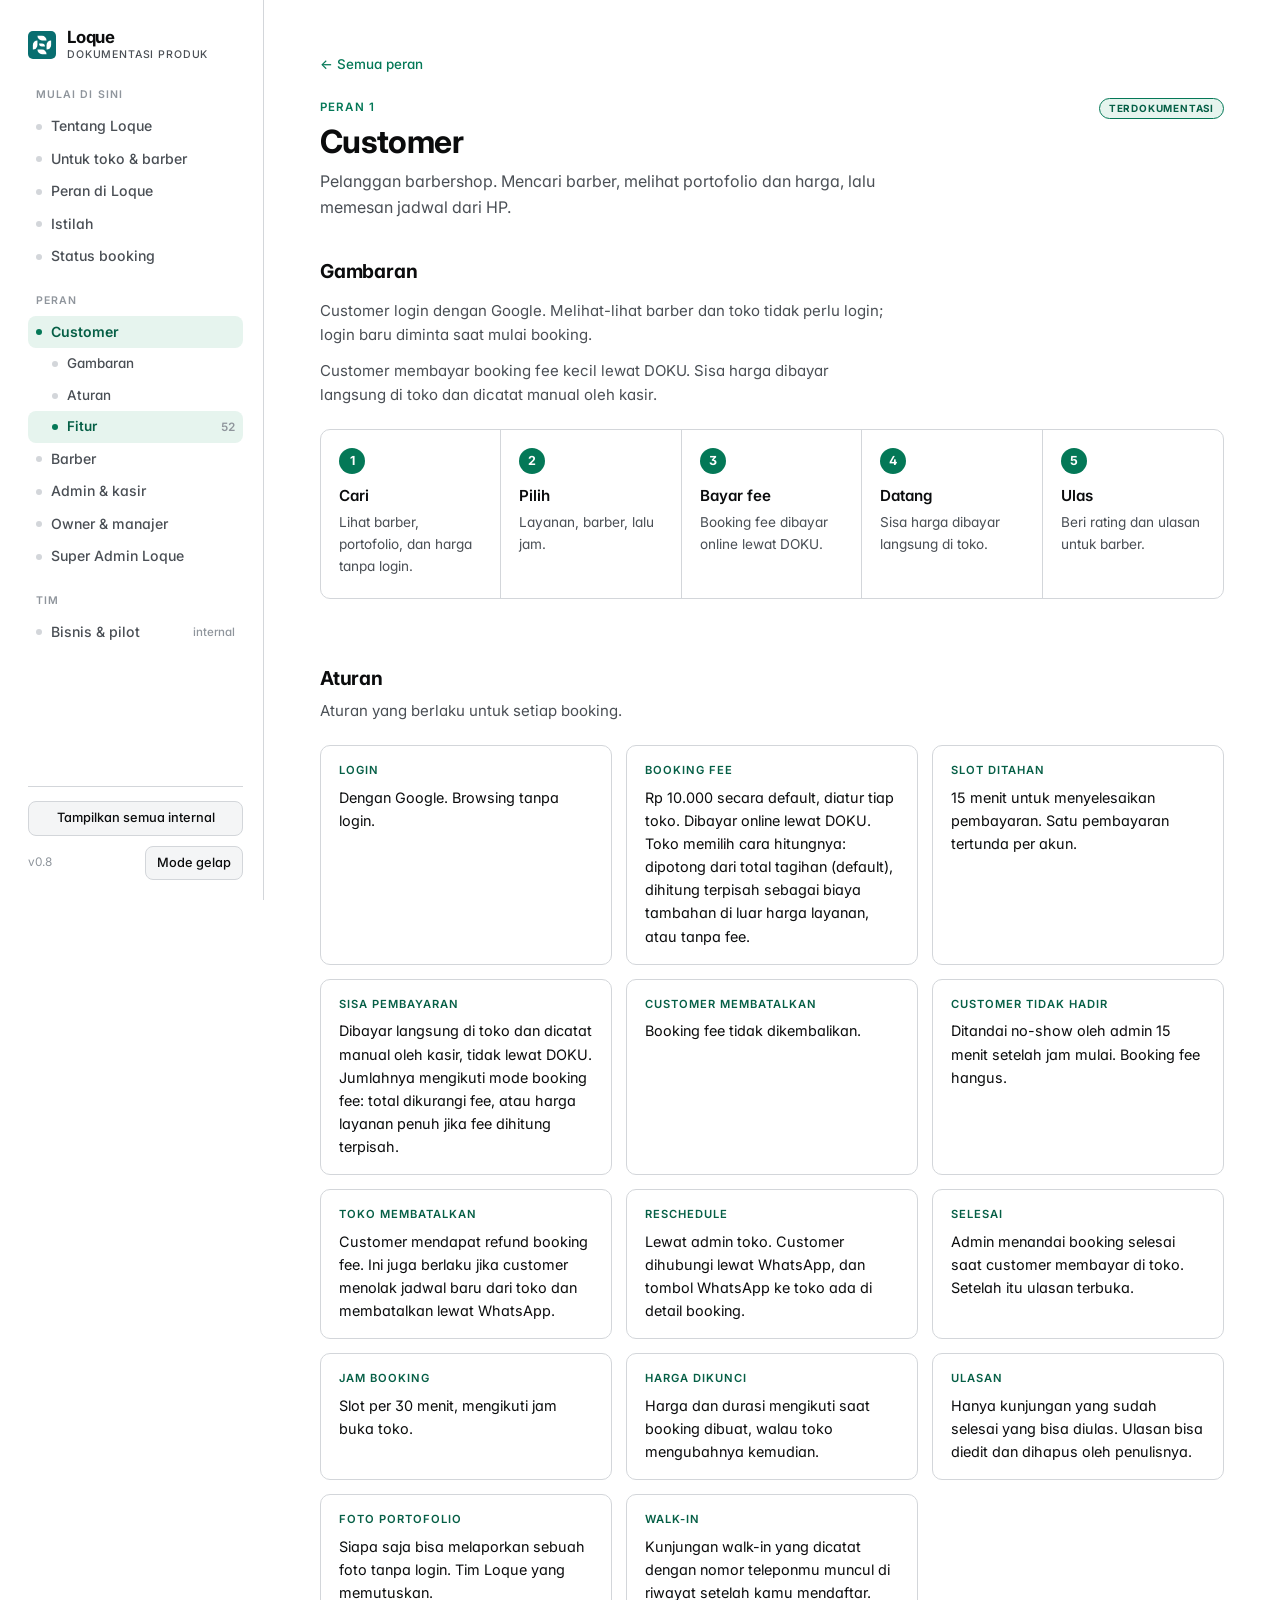
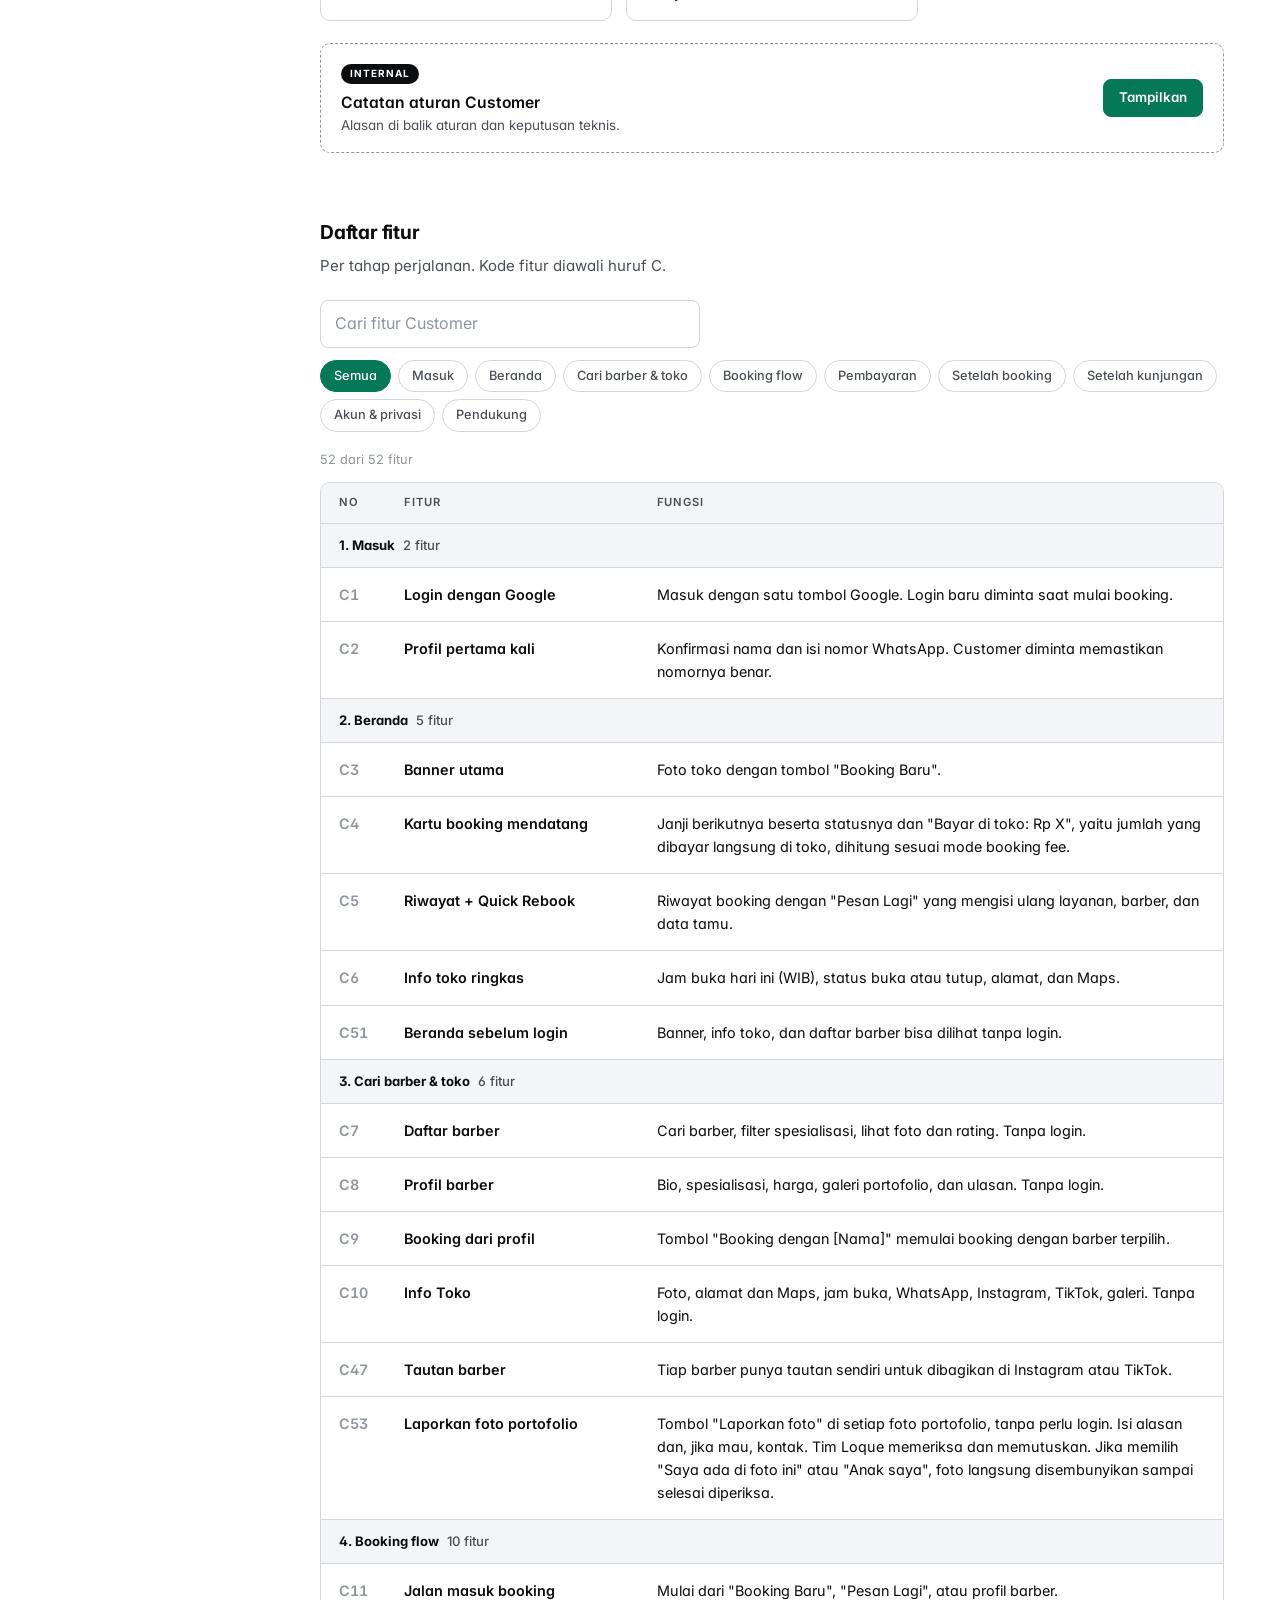
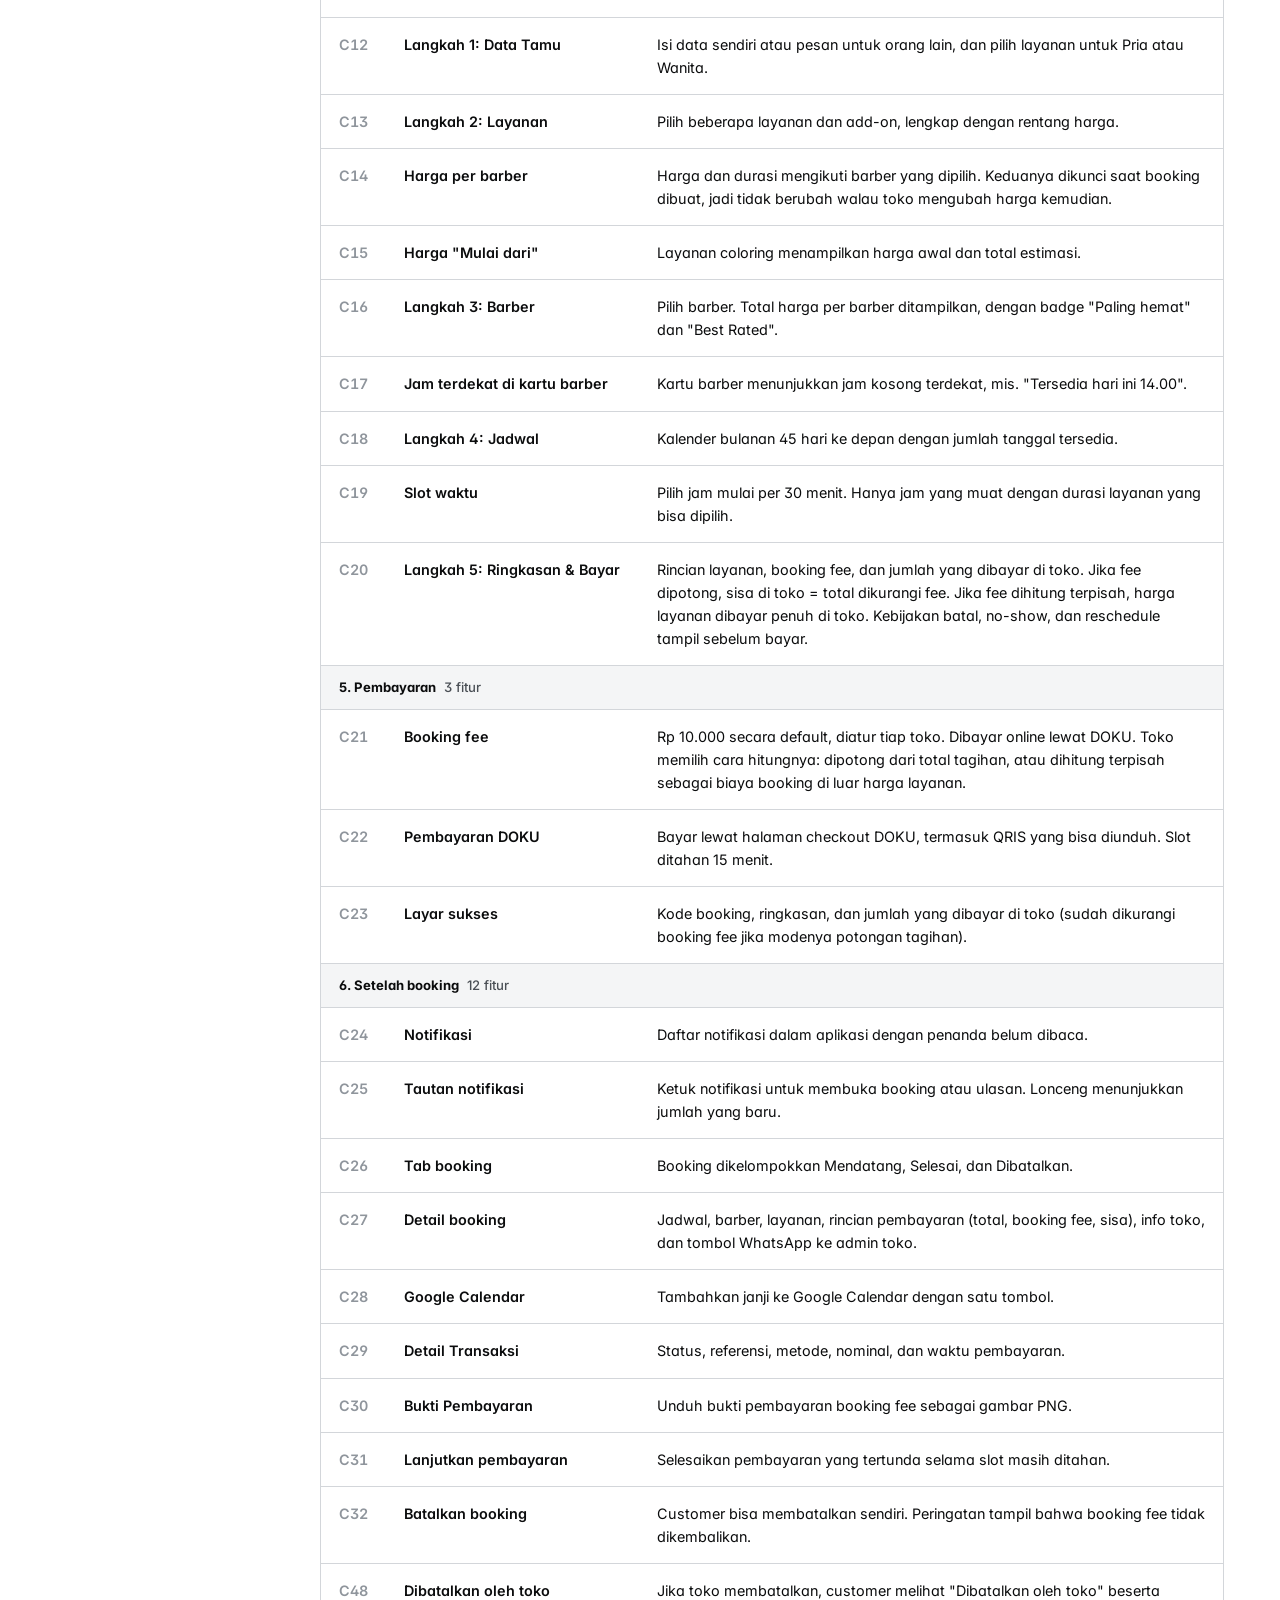
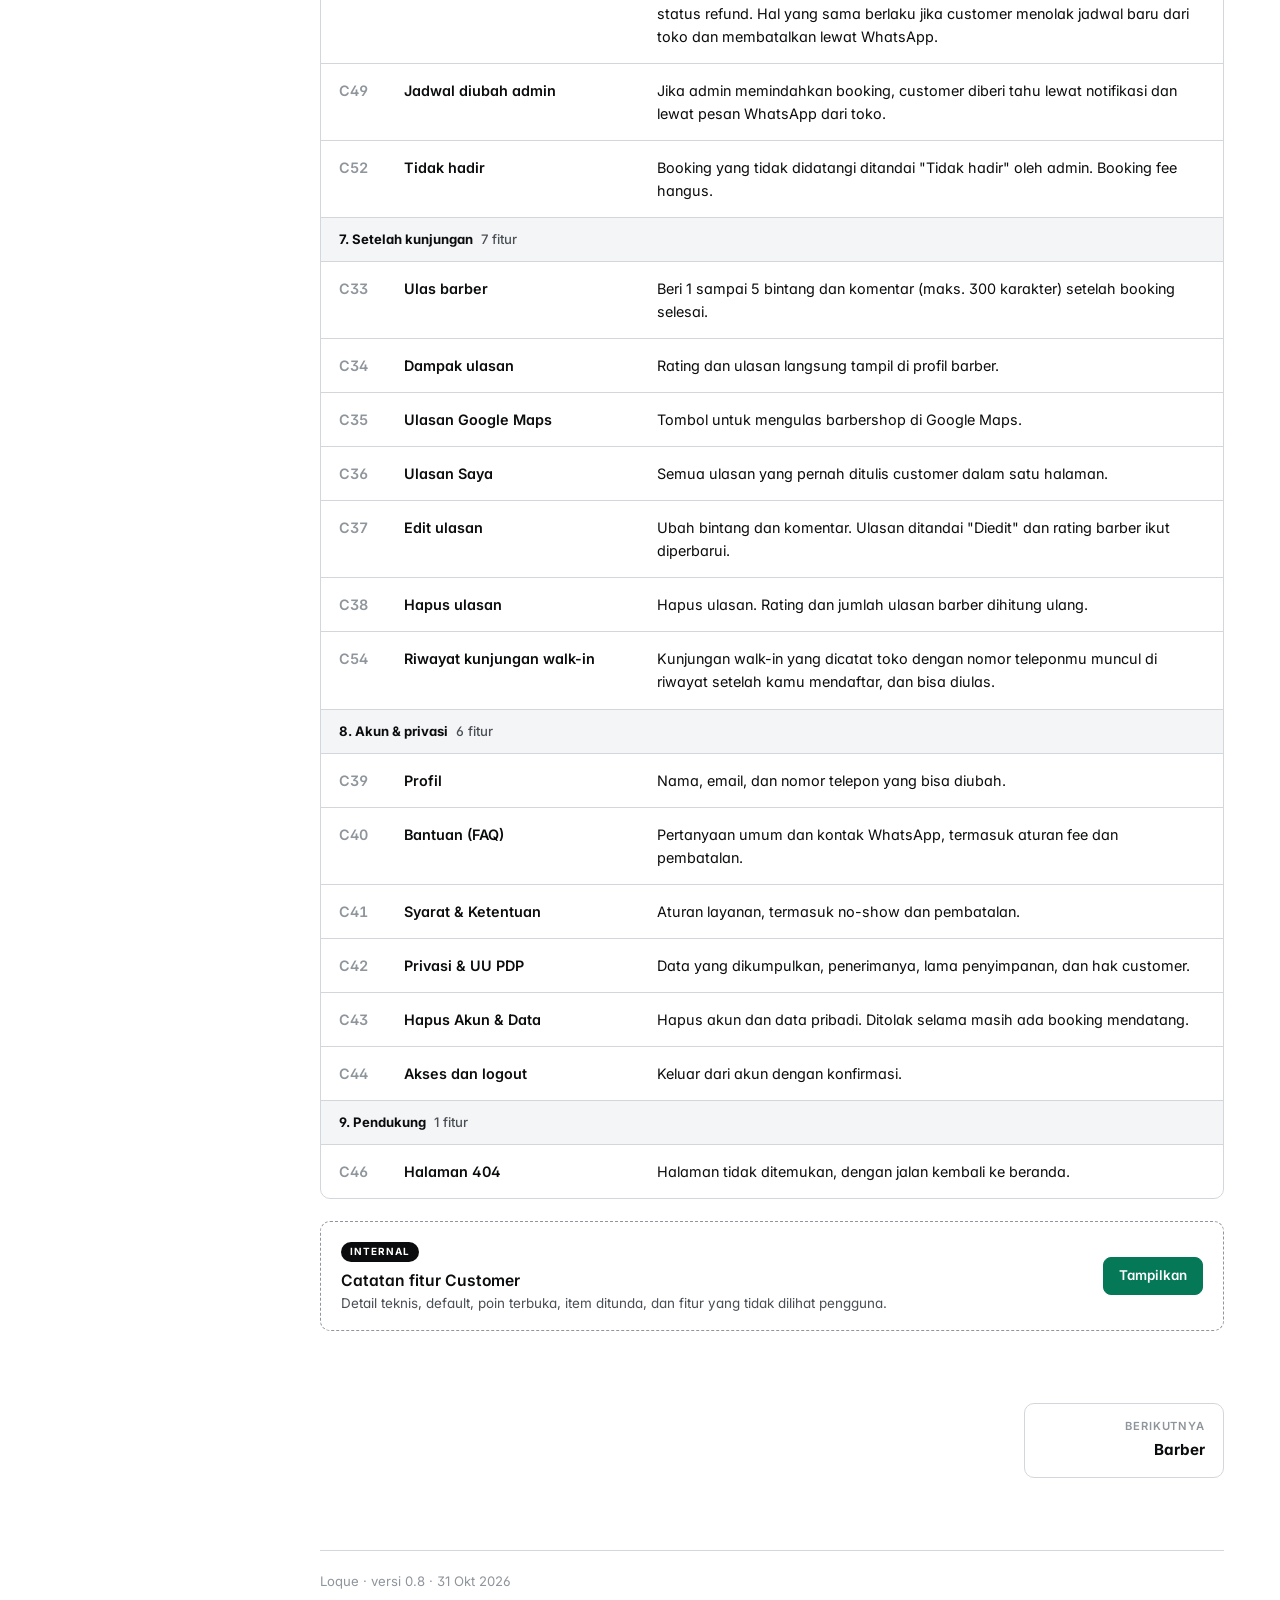
<file: roles/customer.html>
<!doctype html>
<html lang="id" data-root="../" data-page="role" data-role="customer">
<head>
<link rel="icon" type="image/svg+xml" href="../favicon.svg">
<meta charset="utf-8">
<meta name="viewport" content="width=device-width, initial-scale=1">
<title>Customer · Dokumentasi Produk Loque</title>
<meta name="description" content="Dokumentasi peran Customer di Loque.">
<link rel="preconnect" href="https://fonts.googleapis.com">
<link rel="preconnect" href="https://fonts.gstatic.com" crossorigin>
<link href="https://fonts.googleapis.com/css2?family=Inter:wght@400;500;600;700&display=swap" rel="stylesheet">
<link rel="stylesheet" href="../assets/css/style.css">
<script src="../assets/js/core.js"></script>
</head>
<body>
<div id="app"></div>
<noscript><p style="padding:24px">Halaman ini membutuhkan JavaScript untuk menampilkan data.</p></noscript>

<script src="../assets/data/site.js"></script>
<script src="../assets/data/roles/customer.js"></script>
<script src="../assets/js/render-role.js"></script>
</body>
</html>
</file>
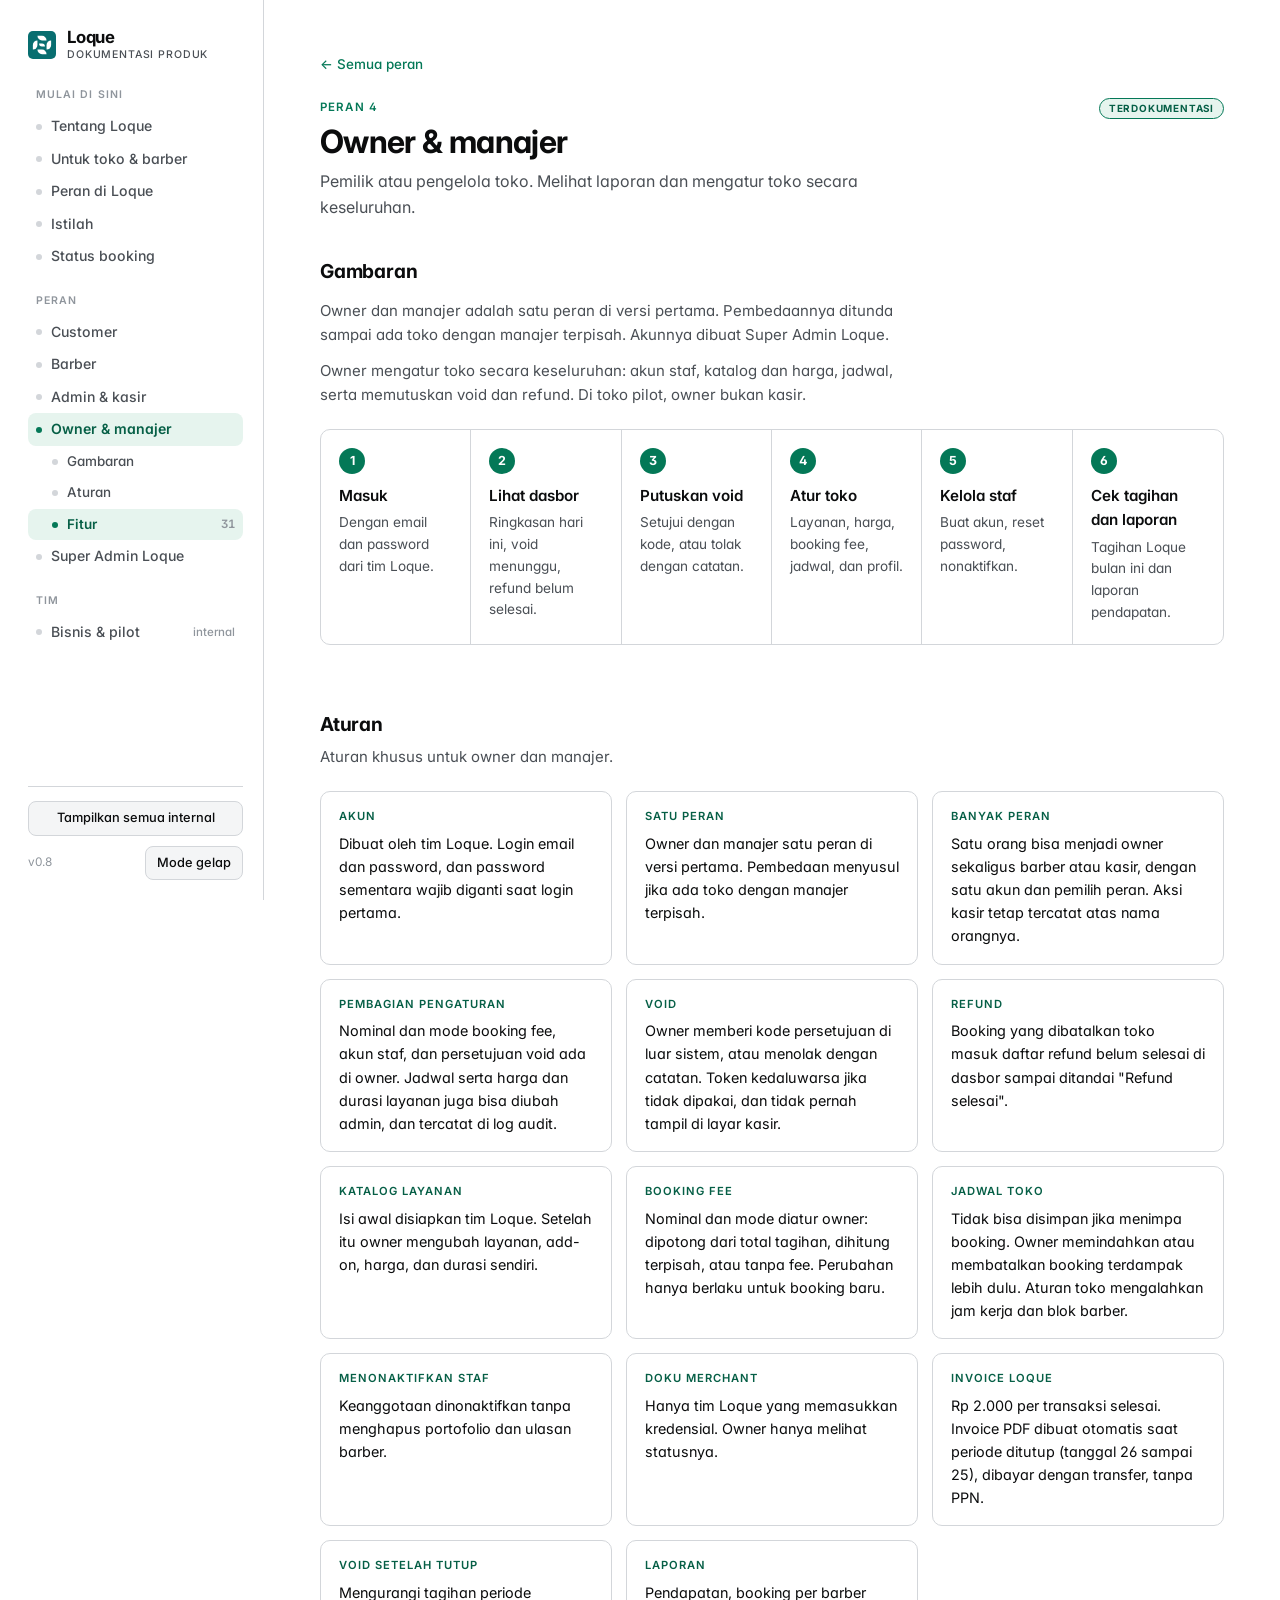
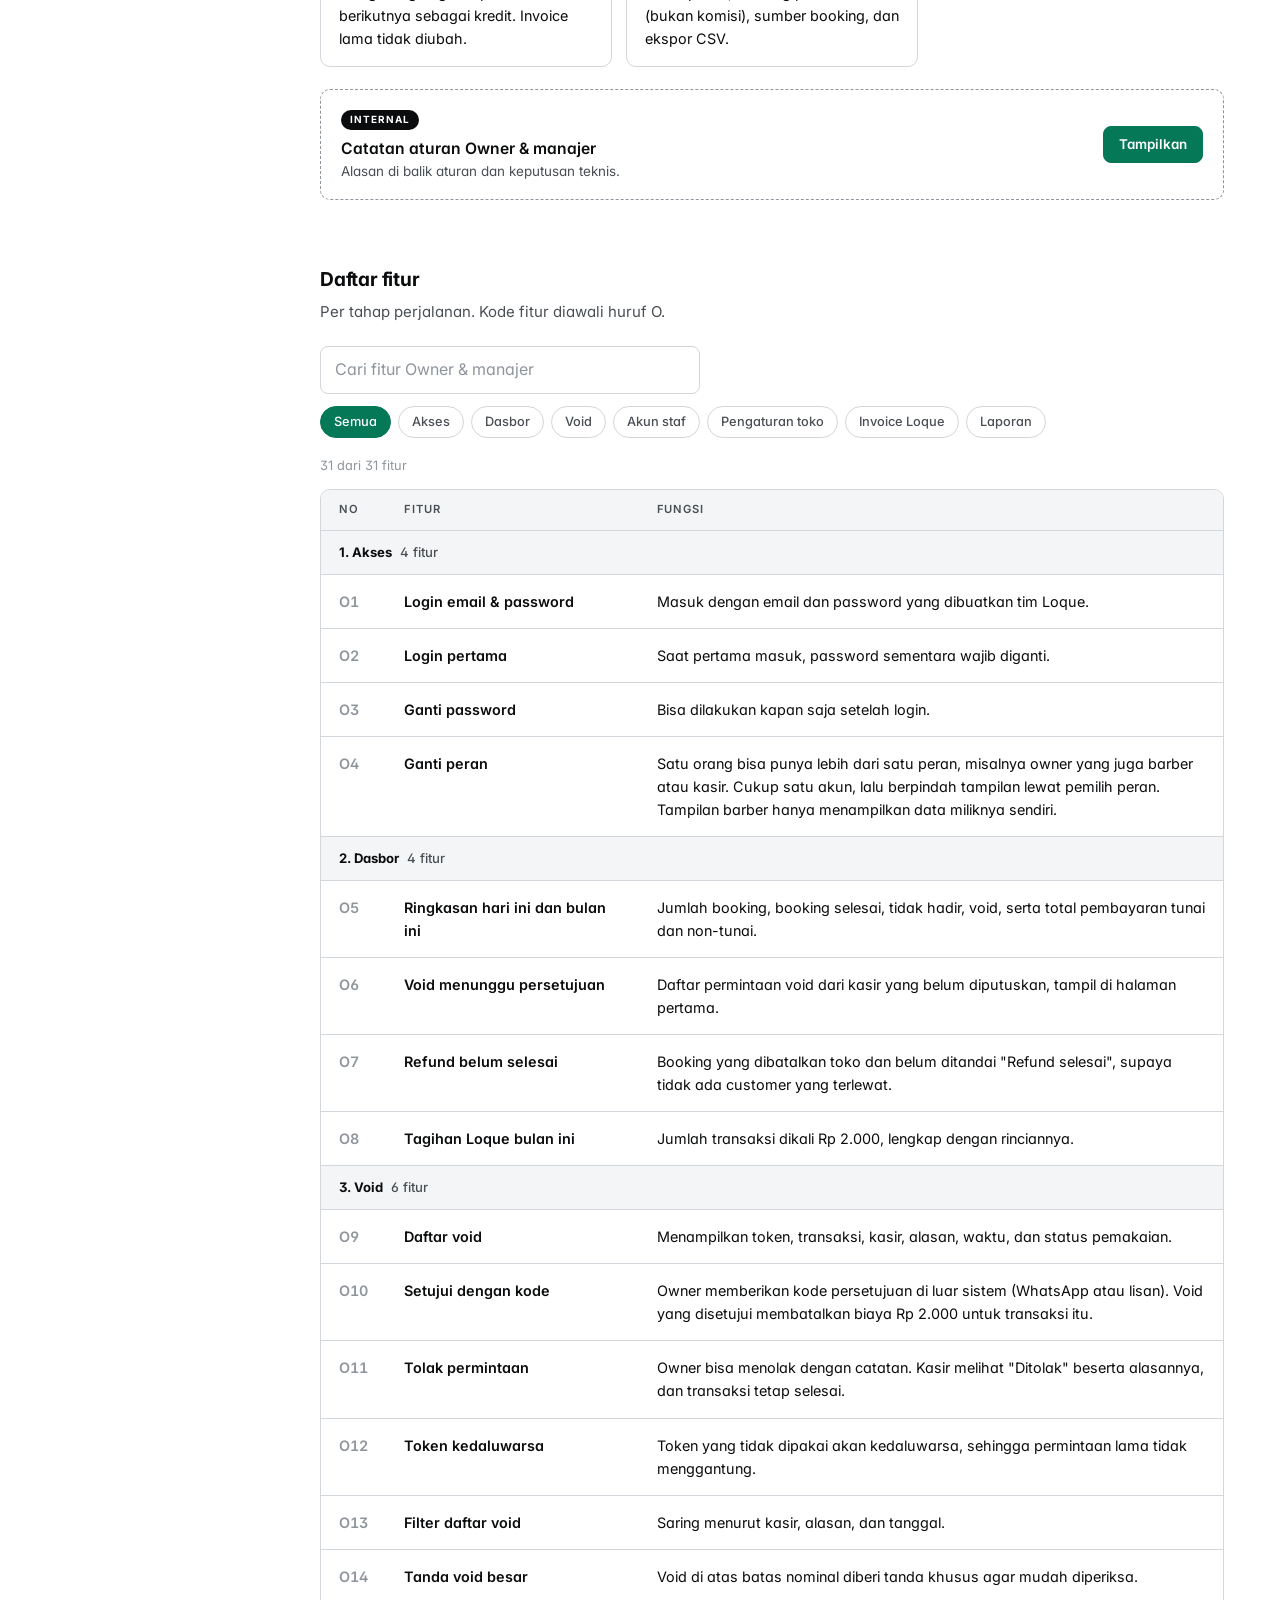
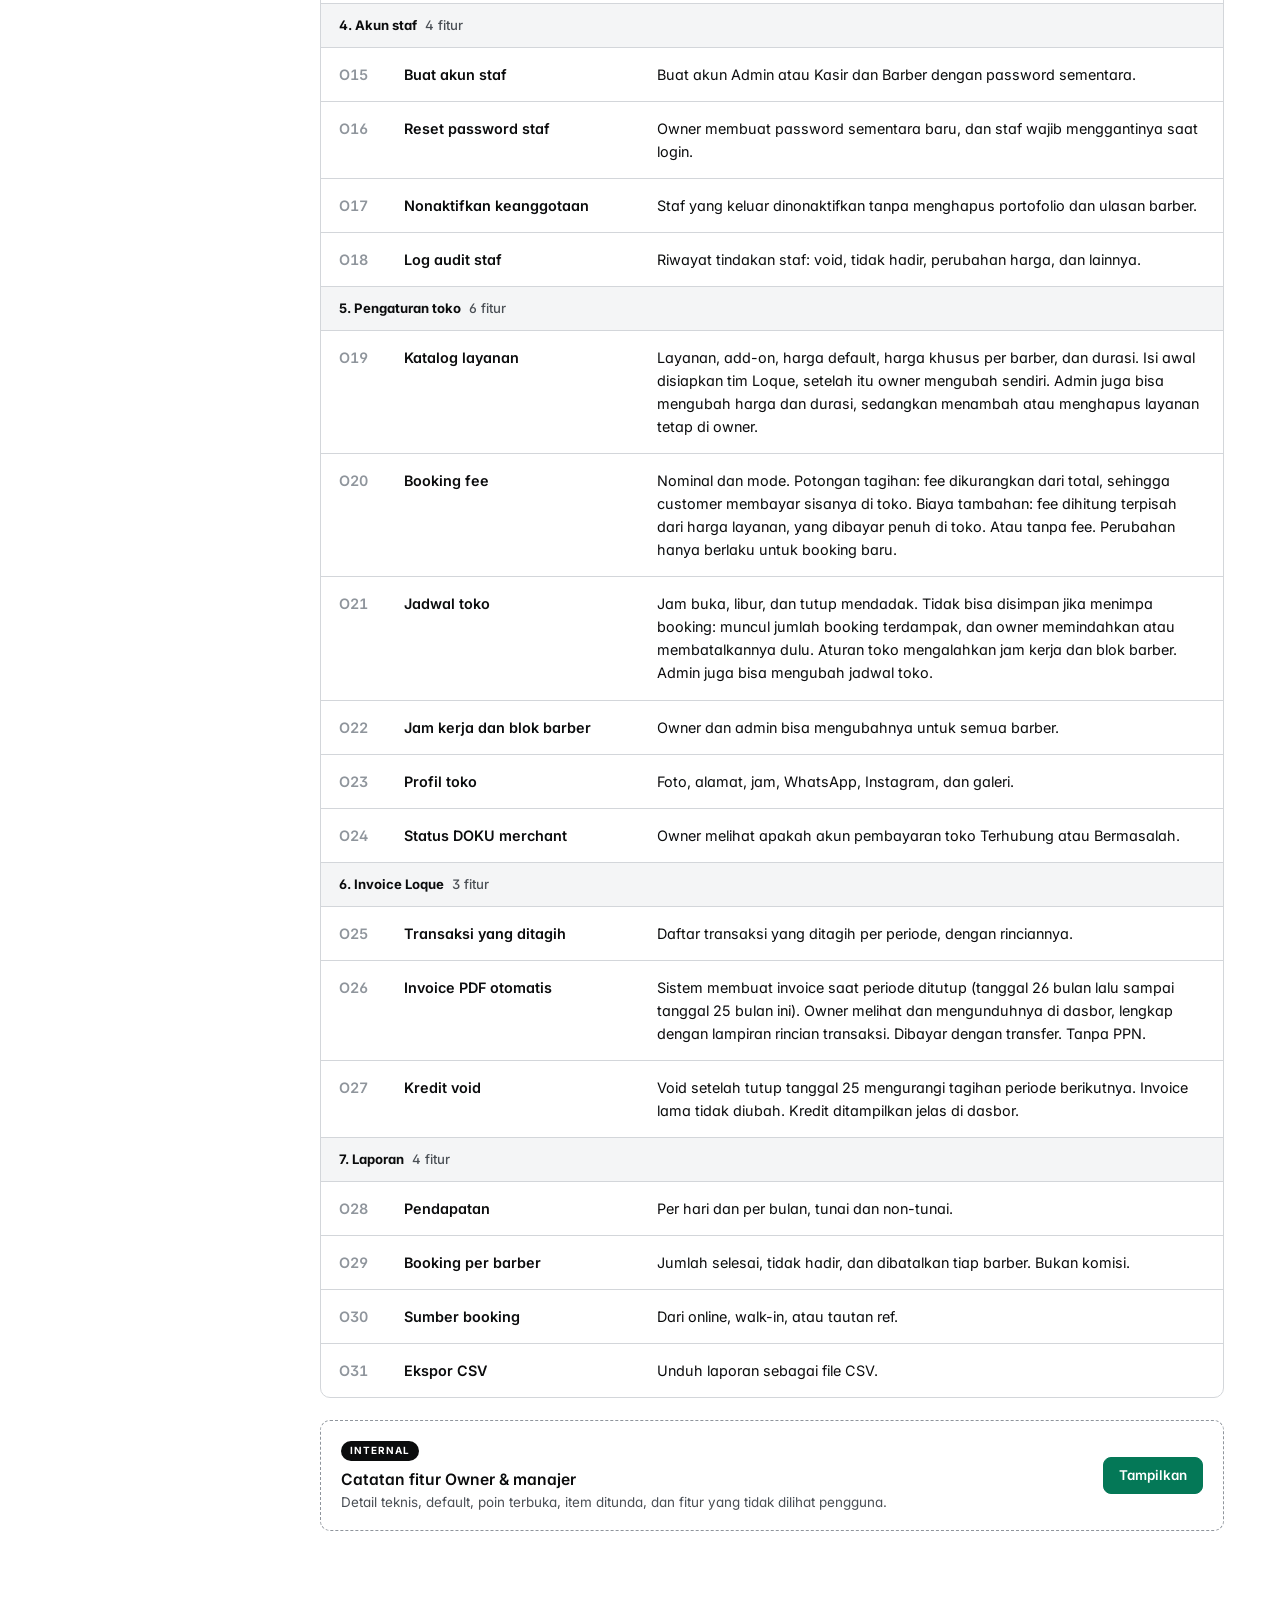
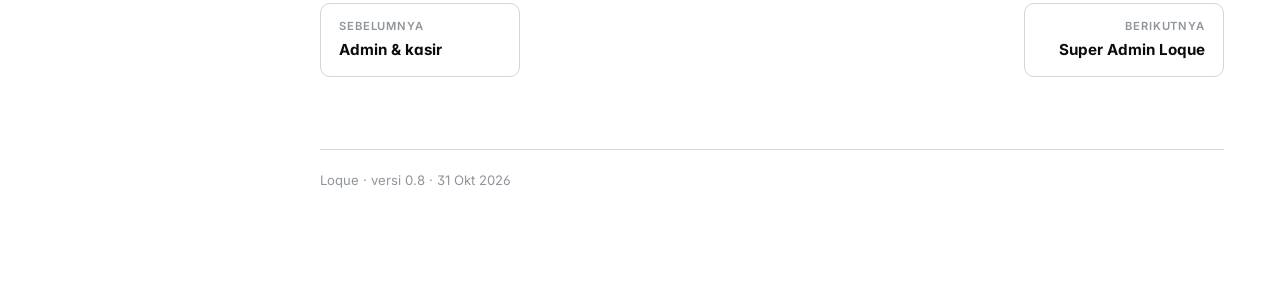
<file: roles/owner.html>
<!doctype html>
<html lang="id" data-root="../" data-page="role" data-role="owner">
<head>
<link rel="icon" type="image/svg+xml" href="../favicon.svg">
<meta charset="utf-8">
<meta name="viewport" content="width=device-width, initial-scale=1">
<title>Owner &amp; manajer · Dokumentasi Produk Loque</title>
<meta name="description" content="Dokumentasi peran Owner &amp; manajer di Loque.">
<link rel="preconnect" href="https://fonts.googleapis.com">
<link rel="preconnect" href="https://fonts.gstatic.com" crossorigin>
<link href="https://fonts.googleapis.com/css2?family=Inter:wght@400;500;600;700&display=swap" rel="stylesheet">
<link rel="stylesheet" href="../assets/css/style.css">
<script src="../assets/js/core.js"></script>
</head>
<body>
<div id="app"></div>
<noscript><p style="padding:24px">Halaman ini membutuhkan JavaScript untuk menampilkan data.</p></noscript>

<script src="../assets/data/site.js"></script>
<script src="../assets/data/roles/owner.js"></script>
<script src="../assets/js/render-role.js"></script>
</body>
</html>
</file>
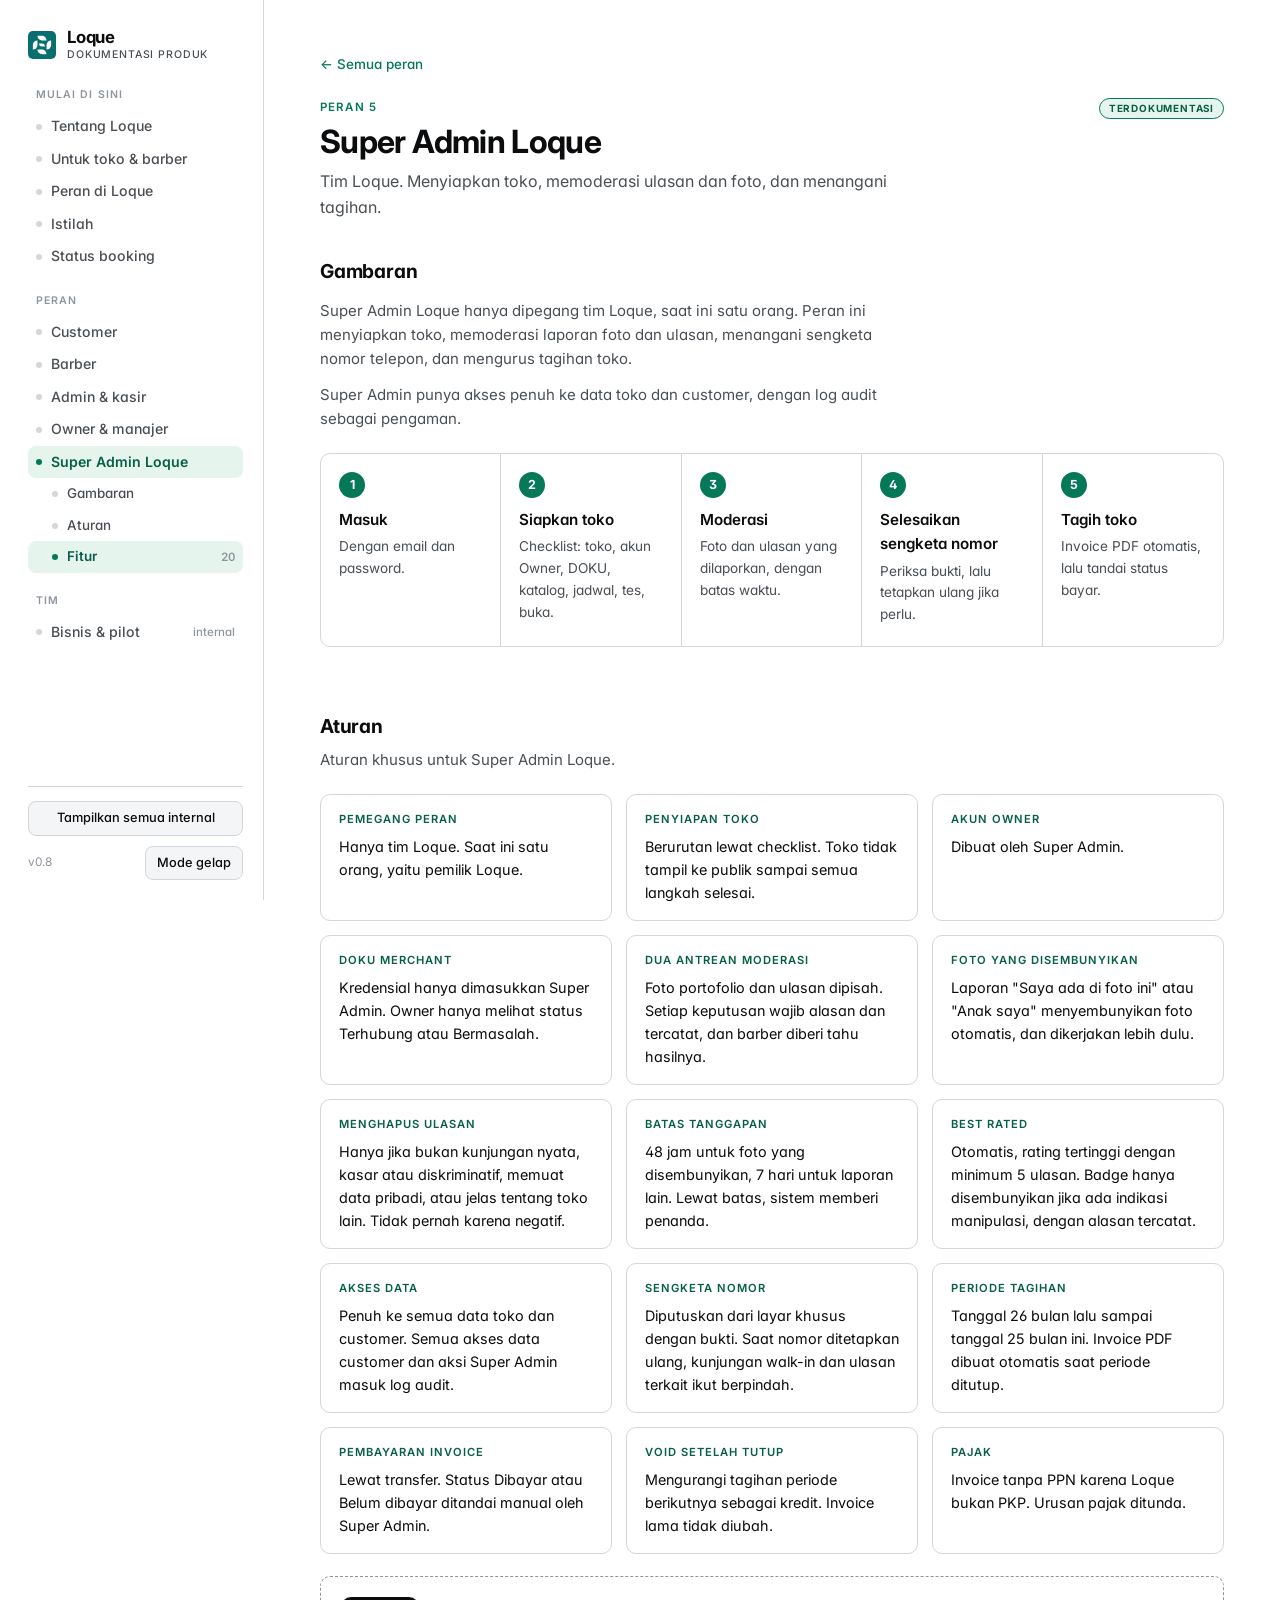
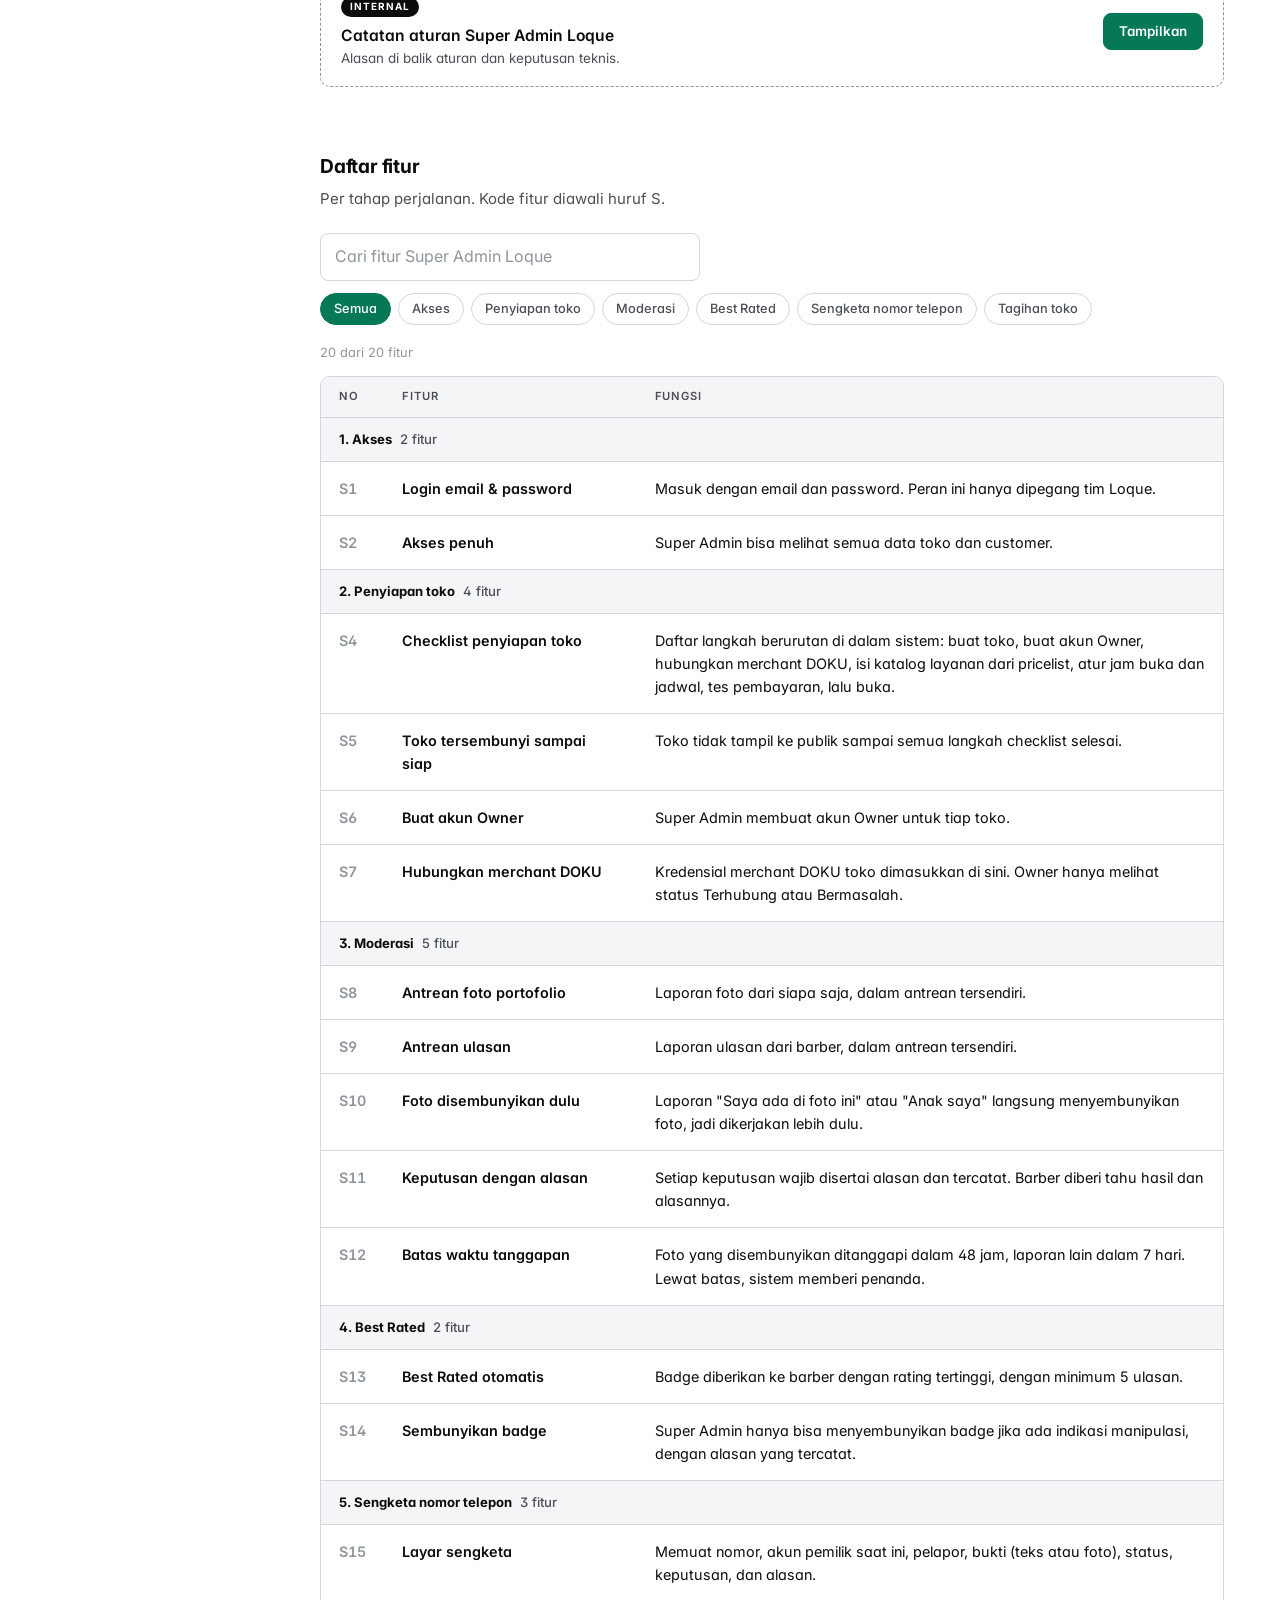
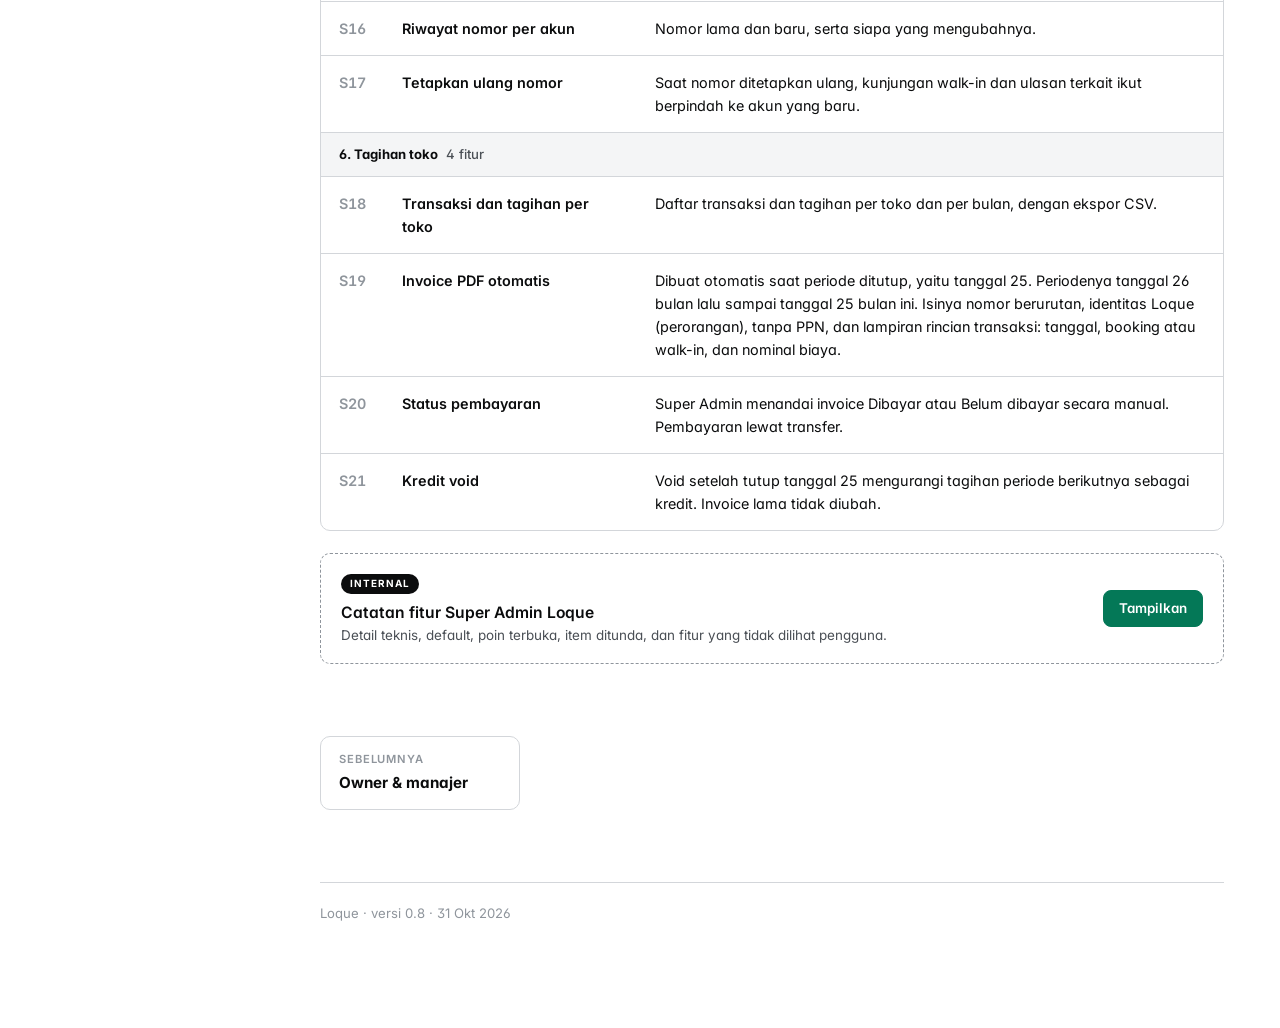
<file: roles/superadmin.html>
<!doctype html>
<html lang="id" data-root="../" data-page="role" data-role="superadmin">
<head>
<link rel="icon" type="image/svg+xml" href="../favicon.svg">
<meta charset="utf-8">
<meta name="viewport" content="width=device-width, initial-scale=1">
<title>Super Admin Loque · Dokumentasi Produk Loque</title>
<meta name="description" content="Dokumentasi peran Super Admin Loque di Loque.">
<link rel="preconnect" href="https://fonts.googleapis.com">
<link rel="preconnect" href="https://fonts.gstatic.com" crossorigin>
<link href="https://fonts.googleapis.com/css2?family=Inter:wght@400;500;600;700&display=swap" rel="stylesheet">
<link rel="stylesheet" href="../assets/css/style.css">
<script src="../assets/js/core.js"></script>
</head>
<body>
<div id="app"></div>
<noscript><p style="padding:24px">Halaman ini membutuhkan JavaScript untuk menampilkan data.</p></noscript>

<script src="../assets/data/site.js"></script>
<script src="../assets/data/roles/superadmin.js"></script>
<script src="../assets/js/render-role.js"></script>
</body>
</html>
</file>
<file: assets/css/style.css>
:root{
  color-scheme:light;
  --bg:#ffffff;
  --panel:#ffffff;
  --subtle:#f4f5f6;
  --ink:#0b0c0d;
  --ink-soft:#4a4f55;
  --line:#d3d6da;
  --silver:#8f959c;
  --accent:#047857;
  --accent-strong:#065f46;
  --accent-ink:#ffffff;
  --accent-soft:#e6f4ee;
  --radius:10px;
  --side-w:264px;
  --sans:"Inter",system-ui,-apple-system,"Segoe UI",sans-serif;
  --mono:ui-monospace,"SF Mono",Menlo,Consolas,monospace;
}
/* Default terang. Gelap hanya jika dipilih. */
:root[data-theme="dark"]{
  color-scheme:dark;
  --bg:#0a0b0c; --panel:#111314; --subtle:#181b1d; --ink:#f3f4f5; --ink-soft:#a4aab0;
  --line:#2a2e32; --silver:#7d848b; --accent:#34d399; --accent-strong:#6ee7b7;
  --accent-ink:#04120c; --accent-soft:#0f2a20;
}

*{box-sizing:border-box;}
html{scroll-behavior:smooth;}
body{
  margin:0; background:var(--bg); color:var(--ink);
  font-family:var(--sans); font-size:15px; line-height:1.6;
  -webkit-font-smoothing:antialiased; font-feature-settings:"cv11","ss01";
}
::selection{background:var(--accent); color:var(--accent-ink);}
a{color:var(--accent);}
code{font-family:var(--mono); font-size:.82em; background:var(--subtle); border:1px solid var(--line); padding:1px 6px; border-radius:5px; overflow-wrap:anywhere;}
button,input{font:inherit; color:inherit;}
:focus-visible{outline:2px solid var(--accent); outline-offset:2px; border-radius:6px;}

.shell{display:flex; max-width:1360px; margin:0 auto;}

/* ---------- sidebar ---------- */
nav.side{
  position:sticky; top:0; align-self:flex-start; height:100vh; overflow-y:auto; flex:none;
  width:var(--side-w); padding:28px 20px 20px 28px; border-right:1px solid var(--line);
  background:var(--bg); display:flex; flex-direction:column;
}
.brand{display:flex; align-items:center; gap:11px; margin-bottom:26px;}
.brand-mark{width:28px;height:28px;object-fit:contain;flex:none;}
.brand-name{font-weight:700; font-size:1.05rem; letter-spacing:-.01em; line-height:1.15;}
.brand-name small{display:block; font-size:.66rem; font-weight:500; letter-spacing:.08em; text-transform:uppercase; color:var(--ink-soft); margin-top:2px;}

.nav-group{margin-bottom:20px;}
.nav-group h4{margin:0 0 6px 8px; font-size:.66rem; font-weight:600; letter-spacing:.1em; text-transform:uppercase; color:var(--silver);}
.nav-group a{
  display:flex; align-items:center; gap:9px; padding:5px 8px; border-radius:8px;
  font-size:.88rem; font-weight:500; color:var(--ink-soft); text-decoration:none;
}
.nav-group a:hover{color:var(--ink); background:var(--subtle);}
.nav-group a[aria-current="true"]{color:var(--accent-strong); background:var(--accent-soft); font-weight:600;}
.nav-group a .dot{width:6px; height:6px; border-radius:50%; background:var(--line); flex:none;}
.nav-group a[aria-current="true"] .dot{background:var(--accent);}
.nav-group a .n{margin-left:auto; font-size:.72rem; color:var(--silver); font-variant-numeric:tabular-nums;}

.side-foot{margin-top:auto; padding-top:14px; border-top:1px solid var(--line); display:flex; flex-direction:column; gap:10px;}
.side-foot .row{display:flex; align-items:center; justify-content:space-between; gap:10px;}
.side-foot .ver{font-size:.74rem; color:var(--silver);}
.theme-btn{
  background:var(--subtle); border:1px solid var(--line); border-radius:8px; padding:6px 11px;
  font-size:.8rem; font-weight:500; cursor:pointer; color:var(--ink); white-space:nowrap;
}
.theme-btn:hover{border-color:var(--silver);}
.theme-btn.wide{width:100%; text-align:center;}

.mbar{display:none;}
.scrim{display:none;}

/* ---------- main ---------- */
main{flex:1; min-width:0; padding:52px 56px 104px;}
.content{max-width:960px;}

.hero{margin-bottom:72px;}
.eyebrow{font-size:.72rem; font-weight:600; letter-spacing:.1em; text-transform:uppercase; color:var(--accent);}
.hero h1{font-size:clamp(1.9rem,3.4vw,2.5rem); line-height:1.12; letter-spacing:-.025em; font-weight:700; margin:12px 0 16px; max-width:22ch; text-wrap:balance;}
.hero p.lead{font-size:1.05rem; color:var(--ink-soft); max-width:60ch; margin:0 0 10px;}
.meta{margin:18px 0 0; font-size:.8rem; color:var(--silver);}

section{scroll-margin-top:28px;}
.block{margin-bottom:64px; scroll-margin-top:28px;}
h2.sec{font-size:1.4rem; font-weight:700; letter-spacing:-.015em; margin:0 0 8px;}
h3.sec{font-size:1.2rem; font-weight:700; letter-spacing:-.01em; margin:0 0 6px;}
p.sub{margin:0 0 22px; color:var(--ink-soft); max-width:64ch;}
.paras p{max-width:64ch; margin:0 0 12px; color:var(--ink-soft);}
.sub-h{font-size:1.02rem; font-weight:600; margin:36px 0 12px;}
.sub-h:first-child{margin-top:0;}
.sub-p{margin:-4px 0 14px; font-size:.88rem; color:var(--ink-soft);}

/* alur */
.flow{display:grid; grid-template-columns:repeat(var(--n,5),1fr); border:1px solid var(--line); border-radius:var(--radius); overflow:hidden; background:var(--panel); margin-top:22px;}
.flow-step{padding:18px 18px 20px; border-right:1px solid var(--line);}
.flow-step:last-child{border-right:none;}
.flow-step .fn{display:inline-flex; width:26px; height:26px; align-items:center; justify-content:center; border-radius:50%; background:var(--accent); color:var(--accent-ink); font-size:.78rem; font-weight:700; margin-bottom:10px;}
.flow-step h4{margin:0 0 4px; font-size:.95rem; font-weight:600;}
.flow-step p{margin:0; font-size:.85rem; color:var(--ink-soft);}

.cards{display:grid; grid-template-columns:repeat(auto-fill,minmax(270px,1fr)); gap:14px;}
.card{border:1px solid var(--line); border-radius:var(--radius); padding:16px 18px; background:var(--panel);}
.card h4{margin:0 0 6px; font-size:.7rem; font-weight:600; letter-spacing:.09em; text-transform:uppercase; color:var(--accent-strong); display:flex; align-items:center; gap:8px; flex-wrap:wrap;}
.card p{margin:0; font-size:.9rem;}
.card a{font-size:.85rem; font-weight:500;}

.st{font-size:.62rem; font-weight:700; letter-spacing:.08em; text-transform:uppercase; padding:2px 9px; border-radius:20px; border:1px solid var(--line); color:var(--ink-soft); white-space:nowrap;}
.st.live{background:var(--accent-soft); border-color:var(--accent); color:var(--accent-strong);}

/* ---------- role header ---------- */
.role{margin-top:96px; padding-top:44px; border-top:1px solid var(--line); scroll-margin-top:28px;}
.role-head{display:flex; align-items:flex-start; justify-content:space-between; gap:16px; flex-wrap:wrap; margin-bottom:36px;}
.role-head h2{font-size:2rem; line-height:1.1; letter-spacing:-.02em; font-weight:700; margin:8px 0 10px;}
.role-head p{margin:0; max-width:58ch; color:var(--ink-soft); font-size:1rem;}

/* ---------- tables ---------- */
.table-wrap{border:1px solid var(--line); border-radius:var(--radius); overflow:hidden; background:var(--panel);}
table{width:100%; border-collapse:collapse;}
th{
  text-align:left; font-size:.7rem; font-weight:600; letter-spacing:.08em; text-transform:uppercase;
  color:var(--ink-soft); background:var(--subtle); padding:11px 18px; border-bottom:1px solid var(--line);
}
td{padding:15px 18px; vertical-align:top; border-bottom:1px solid var(--line); font-size:.9rem; line-height:1.6;}
tr:last-child td{border-bottom:none;}
td.no{width:62px; color:var(--silver); font-variant-numeric:tabular-nums; font-weight:600;}
td.feat{width:28%; font-weight:600;}
tr.group td{background:var(--subtle); font-weight:700; font-size:.82rem; padding:11px 18px; border-top:1px solid var(--line);}
tr.group{scroll-margin-top:24px;}
tr.group:first-child td{border-top:none;}
tr.group td span{font-weight:500; color:var(--ink-soft); margin-left:8px;}
.tags{display:flex; flex-wrap:wrap; gap:6px; margin-bottom:6px;}
.tag{
  font-size:.64rem; font-weight:600; letter-spacing:.06em; text-transform:uppercase;
  padding:2px 9px; border-radius:20px; white-space:nowrap; border:1px solid var(--line); color:var(--ink-soft);
}
.tag.changed{border-color:var(--accent); color:var(--accent-strong); background:var(--accent-soft);}
.tag.new{background:var(--accent); border-color:var(--accent); color:var(--accent-ink);}
.tag.open{border-style:dashed; border-color:var(--ink); color:var(--ink);}
.tag.parked{background:var(--subtle); color:var(--ink-soft);}
.tag.dflt{border-color:var(--silver); color:var(--ink);}
.tag.internal{background:var(--ink); border-color:var(--ink); color:var(--bg);}
.note{margin:4px 0 0; font-size:.88rem; color:var(--ink-soft);}
.note b{color:var(--ink); font-weight:600;}
.empty{padding:40px 16px; text-align:center; color:var(--ink-soft);}

/* filters */
.filters{display:flex; flex-direction:column; gap:12px; margin-bottom:18px;}
.search{width:100%; max-width:380px; padding:10px 14px; font-size:16px; background:var(--panel); border:1px solid var(--line); border-radius:8px;}
.search::placeholder{color:var(--silver);}
.chips{display:flex; gap:7px; flex-wrap:wrap; align-items:center;}
.chip{
  background:var(--panel); border:1px solid var(--line); border-radius:20px; padding:5px 13px;
  font-size:.8rem; font-weight:500; cursor:pointer; color:var(--ink-soft);
}
.chip:hover{border-color:var(--silver); color:var(--ink);}
.chip[aria-pressed="true"]{background:var(--accent); border-color:var(--accent); color:var(--accent-ink);}
.count-line{font-size:.8rem; color:var(--silver); margin:0 0 12px;}

/* ---------- internal toggle ---------- */
.int{border:1px dashed var(--silver); border-radius:var(--radius); padding:16px 20px; margin-top:22px; background:var(--panel);}
.int-head{display:flex; align-items:center; justify-content:space-between; gap:16px; flex-wrap:wrap;}
.pill{display:inline-block; font-size:.62rem; font-weight:700; letter-spacing:.1em; text-transform:uppercase; background:var(--ink); color:var(--bg); padding:2px 9px; border-radius:20px; margin-bottom:6px;}
.int-title{font-weight:600; font-size:.98rem;}
.int-hint{font-size:.84rem; color:var(--ink-soft);}
.int-btn{
  background:var(--accent); color:var(--accent-ink); border:1px solid var(--accent); border-radius:8px;
  padding:7px 15px; font-size:.84rem; font-weight:600; cursor:pointer; flex:none;
}
.int-btn:hover{background:var(--accent-strong); border-color:var(--accent-strong);}
.int-body{margin-top:24px;}
.int-body[hidden]{display:none;}

.parked-grid{display:grid; grid-template-columns:repeat(auto-fill,minmax(270px,1fr)); gap:14px;}
.pcard{border:1px solid var(--line); border-radius:var(--radius); padding:16px 18px; background:var(--panel);}
.pcard h4{margin:0 0 8px; font-size:.95rem; font-weight:600;}
.pcard ul{margin:0; padding-left:18px; font-size:.88rem; color:var(--ink-soft);}
.pcard li{margin:5px 0;}
td.chk{width:56px;}
td.chk input{width:18px; height:18px; accent-color:var(--accent); cursor:pointer;}
.timeline{display:flex; flex-wrap:wrap; border:1px solid var(--line); border-radius:var(--radius); overflow:hidden; margin-bottom:8px; background:var(--panel);}
.tl{flex:1; min-width:140px; padding:14px 18px; border-right:1px solid var(--line);}
.tl:last-child{border-right:none;}
.tl b{display:block; font-size:.95rem;}
.tl span{font-size:.82rem; color:var(--ink-soft);}
.foot-note{font-size:.82rem; color:var(--silver); margin:12px 0 0;}

.log{list-style:none; padding:0; margin:0;}
.log > li{border-left:2px solid var(--line); padding:0 0 18px 20px; position:relative; margin-left:6px;}
.log > li::before{content:""; position:absolute; left:-6px; top:6px; width:10px; height:10px; border-radius:50%; background:var(--accent);}
.log .d{font-size:.78rem; color:var(--silver); display:block; font-variant-numeric:tabular-nums;}
.log ul{margin:8px 0 0; padding-left:18px; color:var(--ink-soft); font-size:.88rem;}
.log ul li{margin:3px 0;}
.edit-note{margin-top:36px; font-size:.82rem; color:var(--ink-soft);}

footer{margin-top:72px; padding-top:20px; border-top:1px solid var(--line); font-size:.82rem; color:var(--silver);}

/* ---------- responsive ---------- */
@media (max-width:1200px){ main{padding:44px 36px 96px;} }
@media (max-width:1000px){
  .mbar{
    display:flex; align-items:center; gap:12px; position:sticky; top:0; z-index:30;
    height:56px; padding:0 16px; background:var(--bg); border-bottom:1px solid var(--line);
  }
  .mbar .brand{margin:0; flex:1;}
  .menu-btn{
    background:var(--subtle); border:1px solid var(--line); border-radius:8px; width:40px; height:40px;
    display:flex; align-items:center; justify-content:center; cursor:pointer; flex:none;
  }
  .menu-btn svg{width:20px; height:20px; stroke:var(--ink); fill:none; stroke-width:2; stroke-linecap:round;}
  .shell{display:block;}
  nav.side{
    position:fixed; top:0; left:0; bottom:0; height:100%; z-index:50; width:min(300px,86vw);
    transform:translateX(-100%); visibility:hidden;
    transition:transform .22s ease, visibility 0s linear .22s;
  }
  nav.side.open{transform:none; visibility:visible; transition:transform .22s ease, visibility 0s; box-shadow:12px 0 40px rgba(0,0,0,.18);}
  nav.side .brand{margin-bottom:22px;}
  .scrim{position:fixed; inset:0; z-index:40; background:rgba(0,0,0,.45);}
  .scrim.show{display:block;}
  main{padding:32px 20px 80px;}
  section, .block, .role{scroll-margin-top:72px;}
  tr.group{scroll-margin-top:72px;}
  .flow{grid-template-columns:repeat(2,1fr);}
  .flow-step{border-bottom:1px solid var(--line);}
}
@media (max-width:760px){
  .table-wrap{border:none; background:transparent; overflow:visible;}
  thead{display:none;}
  table, tbody, tr, td{display:block; width:100%;}
  tr.row, tr.brow, tr.srow{
    border:1px solid var(--line); border-radius:var(--radius); background:var(--panel);
    margin-bottom:12px; padding:6px 0;
  }
  tr.group{margin:22px 0 10px;}
  tr.group td{border:1px solid var(--line); border-radius:8px;}
  td{border-bottom:none; padding:7px 16px;}
  td.no{width:auto; padding-bottom:0; font-size:.78rem;}
  td.feat{width:auto; padding-top:0;}
  td[data-label]::before{
    content:attr(data-label); display:block; font-size:.66rem; font-weight:600;
    letter-spacing:.08em; text-transform:uppercase; color:var(--silver); margin-bottom:2px;
  }
  td.chk{width:auto;}
  .hero{margin-bottom:52px;}
  .block{margin-bottom:52px;}
  .role{margin-top:72px; padding-top:32px;}
  .role-head h2{font-size:1.6rem;}
  .flow{grid-template-columns:1fr;}
  .flow-step{border-right:none;}
  .flow-step:last-child{border-bottom:none;}
  .int{padding:14px 16px;}
}
@media (prefers-reduced-motion:reduce){
  html{scroll-behavior:auto;}
  nav.side, nav.side.open{transition:none;}
}
@media print{
  nav.side, .mbar, .scrim, .int, .filters{display:none !important;}
  .shell{display:block;}
  main{padding:0;}
  .block{break-inside:avoid-page;}
}

/* ---------- tambahan untuk situs multi-halaman ---------- */
a.brand{color:inherit; text-decoration:none;}
.nav-group a[aria-current="page"]{color:var(--accent-strong); background:var(--accent-soft); font-weight:600;}
.nav-group a[aria-current="page"] .dot{background:var(--accent);}
.nav-group a.sub{padding-left:24px; font-size:.84rem;}

h2.sec.lvl{font-size:1.2rem; font-weight:700; letter-spacing:-.01em; margin:0 0 6px;}
.role-head h1{font-size:2rem; line-height:1.1; letter-spacing:-.02em; font-weight:700; margin:8px 0 10px;}
.crumb{display:inline-block; margin-bottom:22px; font-size:.84rem; font-weight:500; text-decoration:none;}
.crumb:hover{text-decoration:underline;}

/* Halaman peran dan bisnis berdiri sendiri: tanpa jarak/garis pemisah di atas */
html[data-page="role"] .role,
html[data-page="business"] .role{margin-top:0; padding-top:0; border-top:none;}

.pager{display:flex; justify-content:space-between; gap:14px; margin-top:72px; flex-wrap:wrap;}
.pager .pg{
  display:flex; flex-direction:column; gap:2px; min-width:200px; padding:14px 18px;
  border:1px solid var(--line); border-radius:var(--radius); background:var(--panel);
  text-decoration:none; color:var(--ink);
}
.pager .pg:hover{border-color:var(--accent);}
.pager .pg span{font-size:.7rem; font-weight:600; letter-spacing:.08em; text-transform:uppercase; color:var(--silver);}
.pager .pg b{font-size:.95rem;}
.pager .pg.next{margin-left:auto; text-align:right;}

@media (max-width:760px){
  .role-head h1{font-size:1.6rem;}
  .pager .pg{flex:1; min-width:0;}
}
@media print{ .pager, .crumb{display:none !important;} }
</file>
